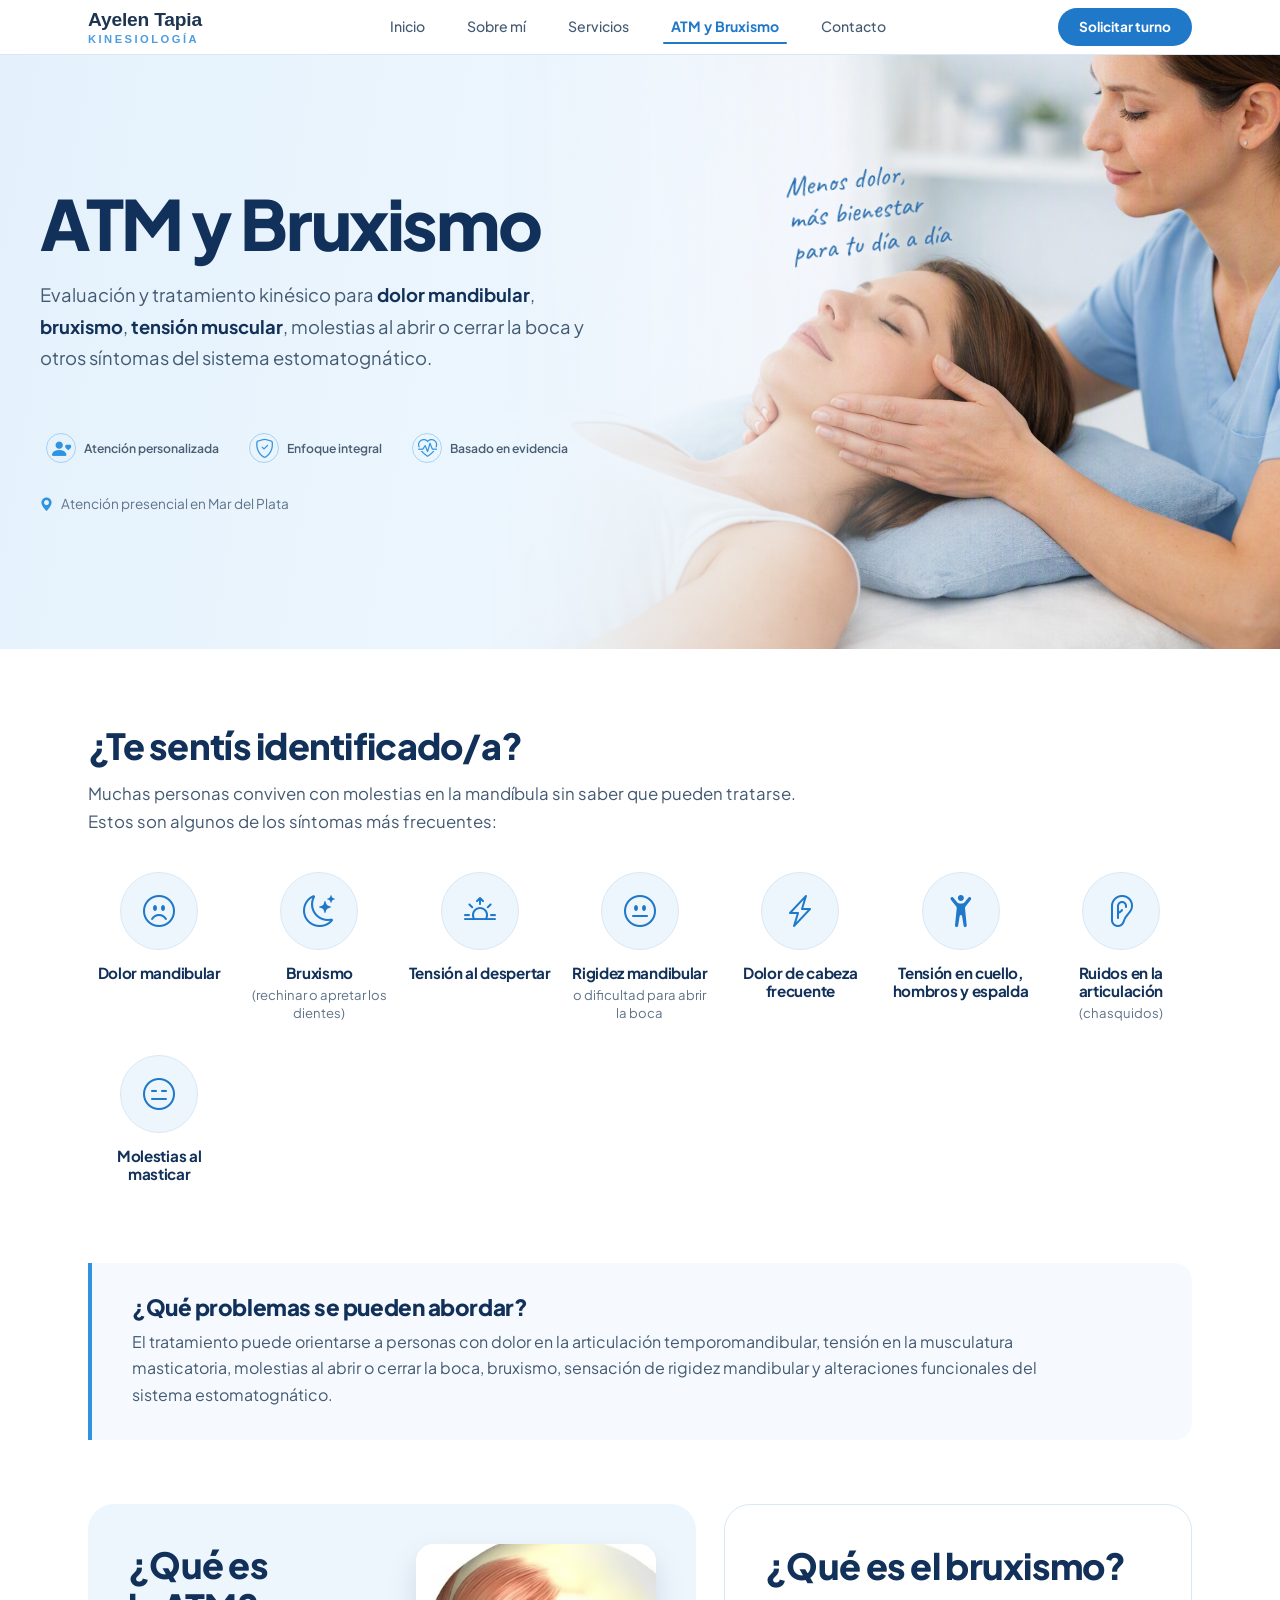
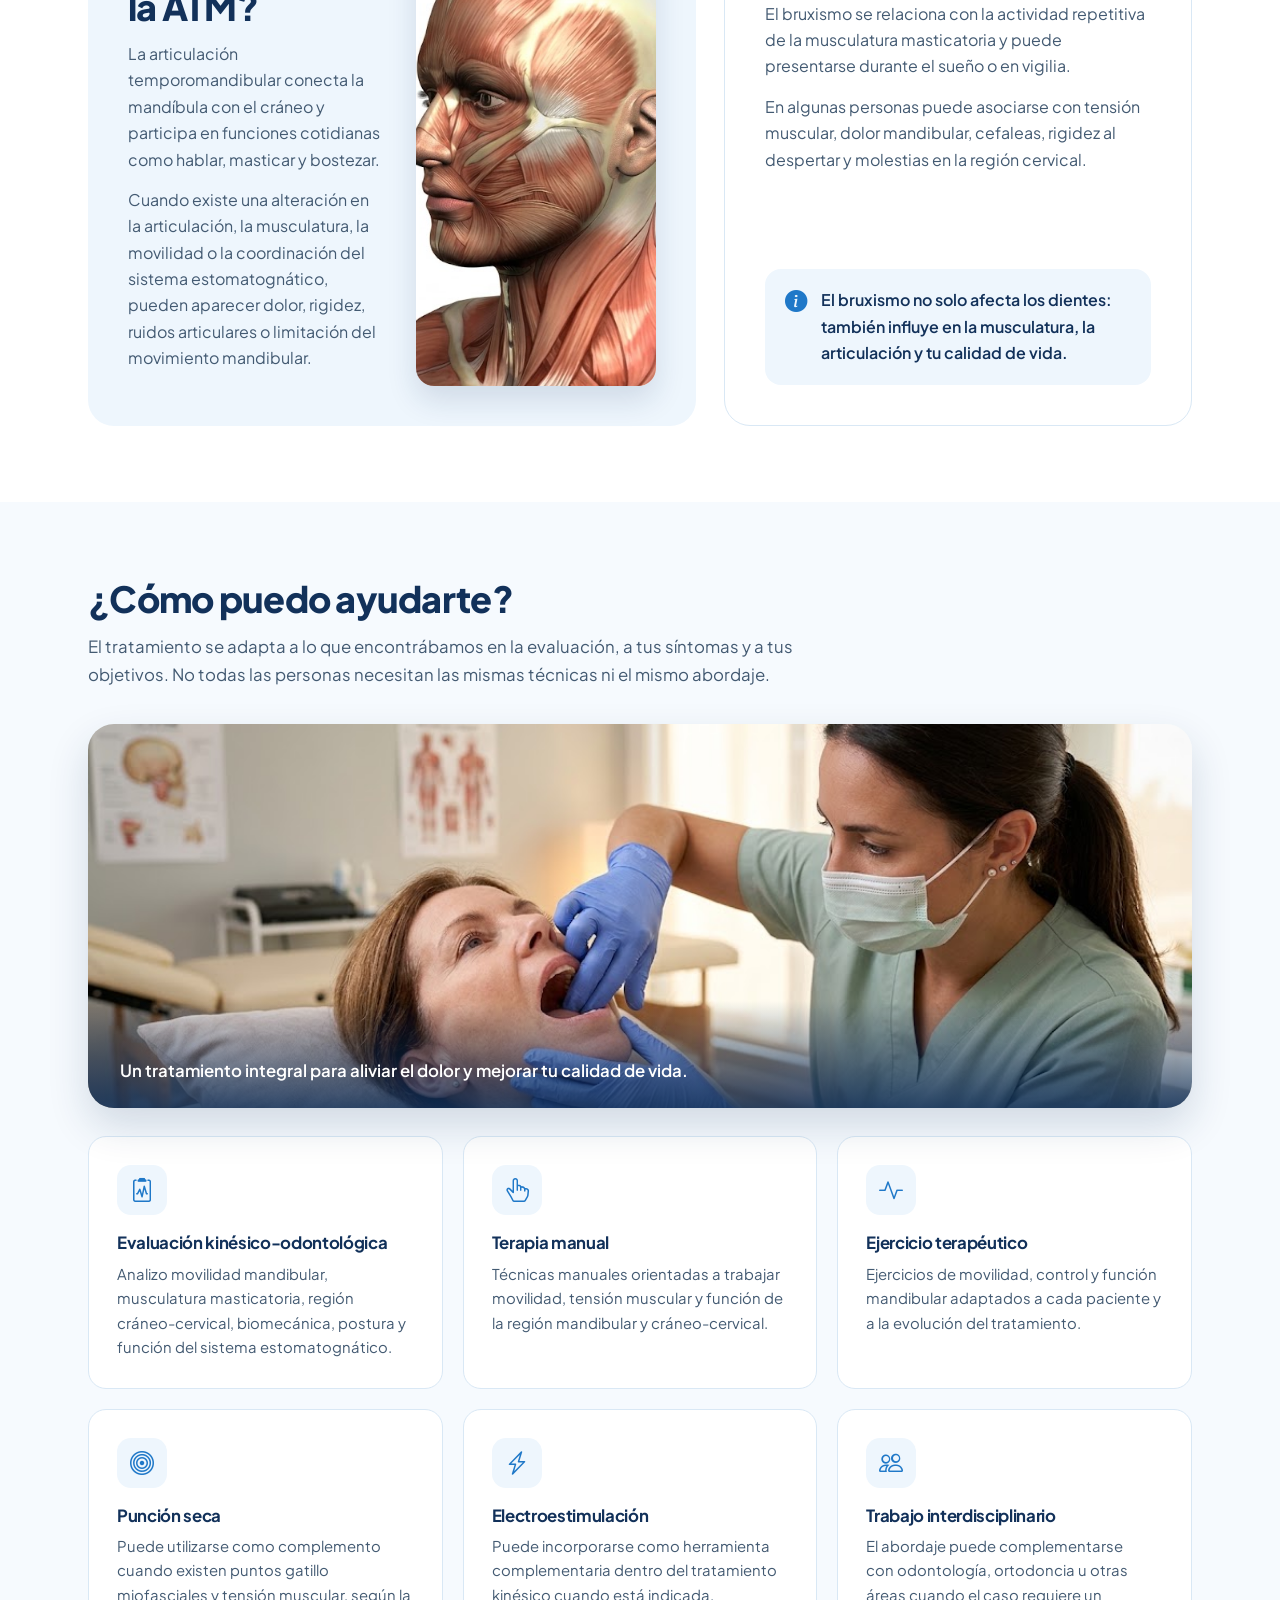
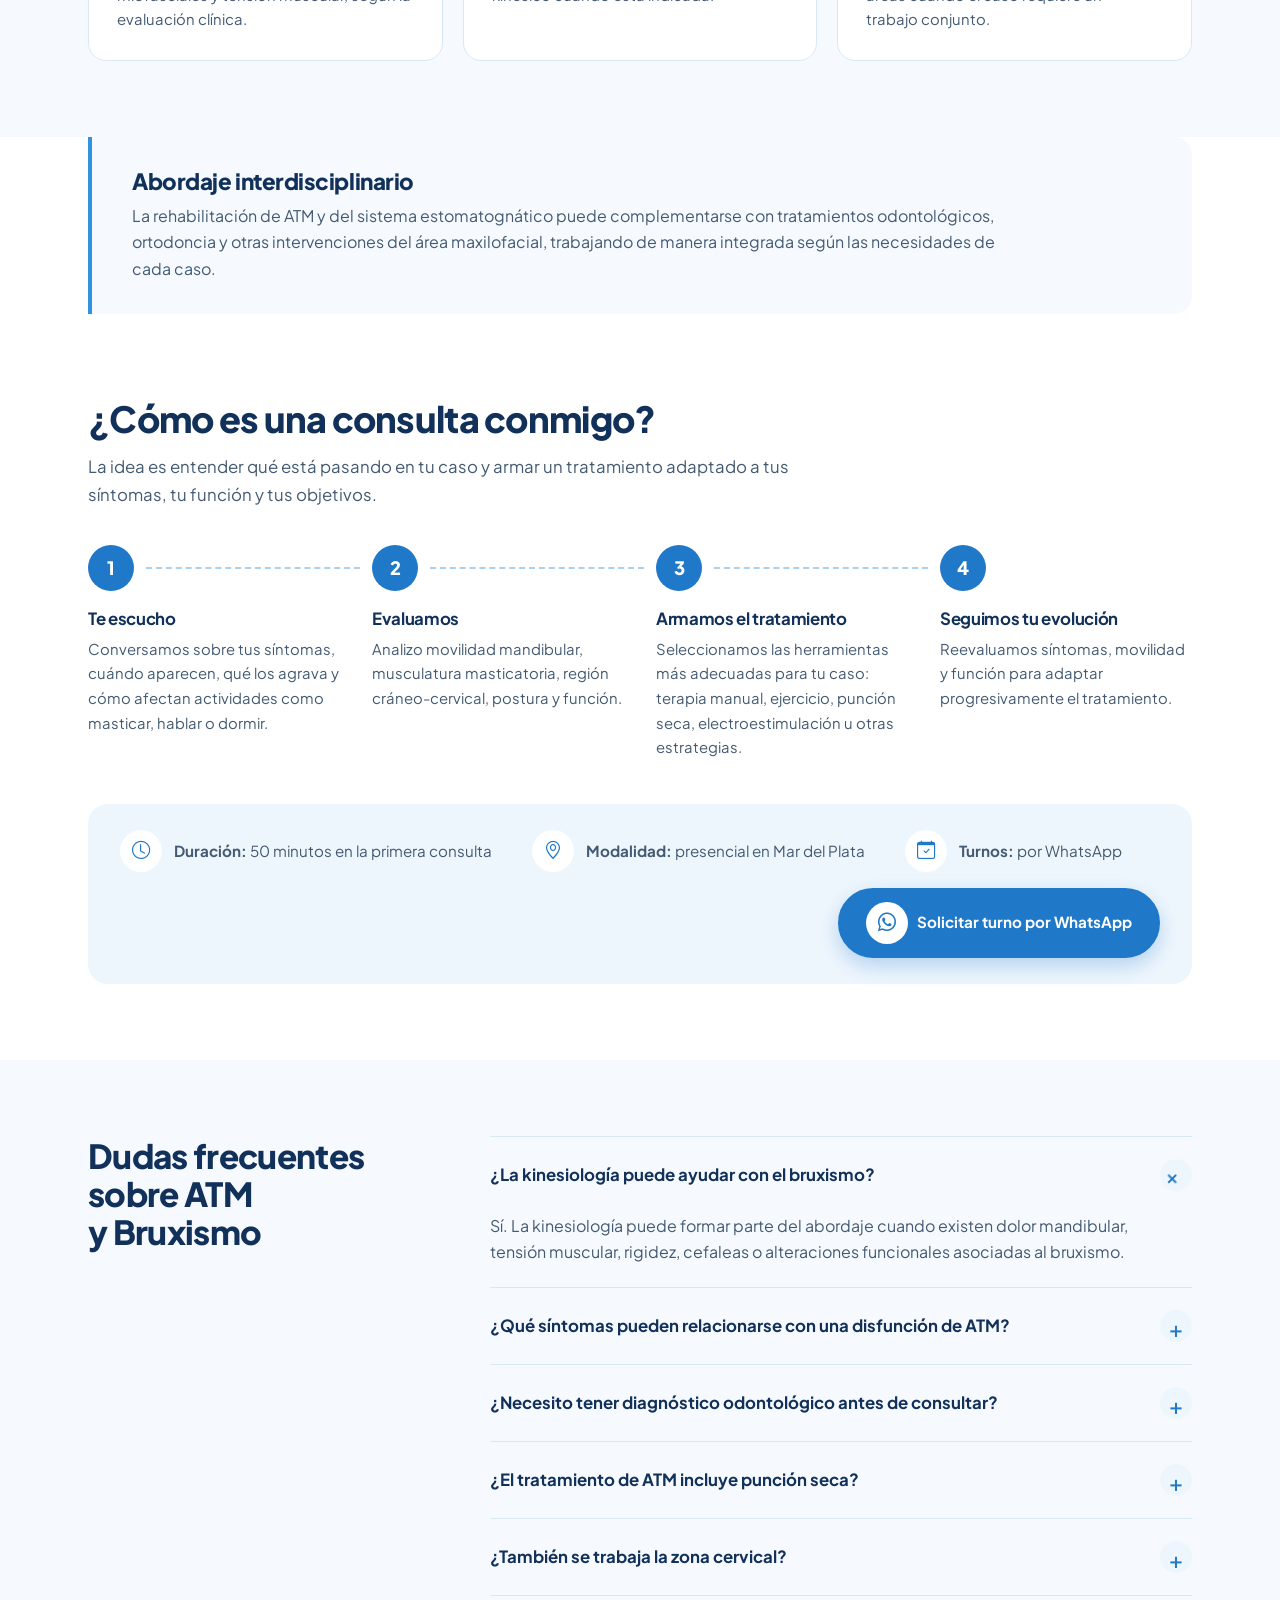
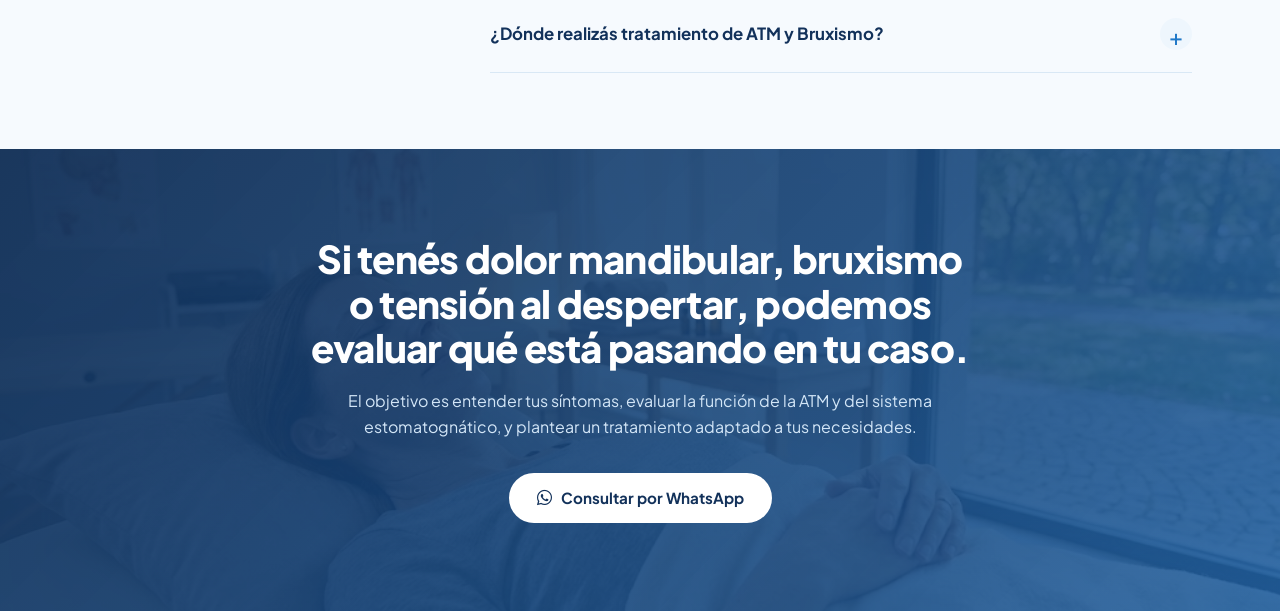
<file: atm-bruxismo/index.html>
<!doctype html>
<html lang="es">
  <head>
    <meta charset="UTF-8" />

    <meta name="viewport" content="width=device-width, initial-scale=1.0" />

    <title>ATM y Bruxismo en Mar del Plata | Kinesiología | Ayelen Tapia</title>

    <meta
      name="description"
      content="Kinesiología para ATM y bruxismo en Mar del Plata. Evaluación de dolor mandibular, tensión, limitación de movimiento y región cráneo-cervical con tratamiento personalizado."
    />

    <link rel="canonical" href="https://ayelentapia.com.ar/atm-bruxismo/" />

    <script type="application/ld+json">
      {
        "@context": "https://schema.org",
        "@type": "Service",
        "name": "Tratamiento kinésico de ATM y Bruxismo",
        "serviceType": "Kinesiología de ATM y Bruxismo",
        "description": "Evaluación y tratamiento kinésico de ATM, bruxismo y alteraciones funcionales del sistema estomatognático en Mar del Plata.",
        "url": "https://ayelentapia.com.ar/atm-bruxismo/",
        "areaServed": {
          "@type": "City",
          "name": "Mar del Plata"
        },
        "provider": {
          "@type": "Person",
          "name": "Ayelen Tapia",
          "jobTitle": "Licenciada en Kinesiología y Fisioterapia",
          "url": "https://ayelentapia.com.ar/",
          "sameAs": [
            "https://www.instagram.com/aye.kinesio/",
            "https://www.facebook.com/aye.kinesio",
            "https://www.tiktok.com/@ayelen.369",
            "https://youtube.com/@ayelentapia-369"
          ]
        }
      }
    </script>
    <link
      rel="stylesheet"
      href="https://cdn.jsdelivr.net/npm/bootstrap-icons@1.11.3/font/bootstrap-icons.min.css"
    />
    <link
      href="https://cdn.jsdelivr.net/npm/bootstrap@5.3.3/dist/css/bootstrap.min.css"
      rel="stylesheet"
    />

    <link rel="preconnect" href="https://fonts.googleapis.com" />
    <link rel="preconnect" href="https://fonts.gstatic.com" crossorigin />
    <link
      href="https://fonts.googleapis.com/css2?family=Caveat:wght@500&family=Plus+Jakarta+Sans:wght@400;500;600;700;800&display=swap"
      rel="stylesheet"
    />
    <meta name="theme-color" content="#1f78c8" />
    <meta property="og:type" content="website" />
    <meta
      property="og:title"
      content="ATM y Bruxismo en Mar del Plata | Lic. Ayelen Tapia"
    />
    <meta
      property="og:description"
      content="Kinesiología para dolor mandibular, bruxismo y tensión muscular en Mar del Plata."
    />
    <meta
      property="og:url"
      content="https://ayelentapia.com.ar/atm-bruxismo/"
    />
    <link rel="stylesheet" href="atm.css" />
  </head>

  <body>
    <header class="atm-header">
      <nav class="navbar navbar-expand-lg">
        <div class="container">
          <a class="navbar-brand atm-brand" href="https://ayelentapia.com.ar/">
            <span class="atm-brand-nombre">Ayelen Tapia</span>
            <span class="atm-brand-sub">Kinesiología</span>
          </a>

          <button
            class="navbar-toggler"
            type="button"
            data-bs-toggle="collapse"
            data-bs-target="#navbarATM"
            aria-controls="navbarATM"
            aria-expanded="false"
            aria-label="Abrir navegación"
          >
            <span class="navbar-toggler-icon"></span>
          </button>

          <div class="collapse navbar-collapse" id="navbarATM">
            <ul class="navbar-nav mx-auto mb-2 mb-lg-0">
              <li class="nav-item">
                <a class="nav-link" href="https://ayelentapia.com.ar/">
                  Inicio
                </a>
              </li>

              <li class="nav-item">
                <a
                  class="nav-link"
                  href="https://ayelentapia.com.ar/#quien-soy"
                >
                  Sobre mí
                </a>
              </li>

              <li class="nav-item">
                <a
                  class="nav-link"
                  href="https://ayelentapia.com.ar/#mis-servicios"
                >
                  Servicios
                </a>
              </li>

              <li class="nav-item">
                <a class="nav-link active" href="#inicio-atm">
                  ATM y Bruxismo
                </a>
              </li>

              <li class="nav-item">
                <a class="nav-link" href="https://ayelentapia.com.ar/#contacto">
                  Contacto
                </a>
              </li>
            </ul>

            <a
              href="https://wa.me/5492236104420?text=Hola%20Ayelen,%20quisiera%20consultar%20por%20ATM%20y%20bruxismo."
              target="_blank"
              rel="noopener noreferrer"
              class="btn atm-nav-btn"
            >
              Solicitar turno
            </a>
          </div>
        </div>
      </nav>
    </header>

    <main>
      <section class="atm-hero" id="inicio-atm">
        <div class="container">
          <div class="row align-items-center g-0 atm-hero-row">
            <div class="col-md-6">
              <div class="atm-hero-content">
                <h1>ATM y Bruxismo</h1>

                <p class="atm-hero-copy">
                  Evaluación y tratamiento kinésico para
                  <strong>dolor mandibular</strong>, <strong>bruxismo</strong>,
                  <strong>tensión muscular</strong>, molestias al abrir o cerrar
                  la boca y otros síntomas del sistema estomatognático.
                </p>

                <div class="atm-benefits">
                  <div class="atm-benefit">
                    <span
                      ><i class="bi bi-person-heart" aria-hidden="true"></i
                    ></span>
                    <p>Atención personalizada</p>
                  </div>

                  <div class="atm-benefit">
                    <span
                      ><i class="bi bi-shield-check" aria-hidden="true"></i
                    ></span>
                    <p>Enfoque integral</p>
                  </div>

                  <div class="atm-benefit">
                    <span
                      ><i class="bi bi-heart-pulse" aria-hidden="true"></i
                    ></span>
                    <p>Basado en evidencia</p>
                  </div>
                </div>

                <p class="atm-ubicacion">
                  <i class="bi bi-geo-alt-fill" aria-hidden="true"></i> Atención
                  presencial en Mar del Plata
                </p>
              </div>
            </div>

            <div class="col-md-6">
              <div class="atm-hero-image">
                <img
                  fetchpriority="high"
                  src="media/atm-bruxismo-hero.jpg"
                  alt="Tratamiento kinésico de ATM y bruxismo en Mar del Plata"
                />
                <p class="atm-hero-script">
                  Menos dolor,<br />más bienestar<br />para tu día a día
                </p>
              </div>
            </div>
          </div>
        </div>
      </section>

      <section class="sintomas-atm">
        <div class="container">
          <h2>¿Te sentís identificado/a?</h2>
          <p class="seccion-intro">
            Muchas personas conviven con molestias en la mandíbula sin saber que
            pueden tratarse. Estos son algunos de los síntomas más frecuentes:
          </p>

          <div class="sintomas-atm-grid">
            <article class="sintoma-atm-card">
              <div class="sintoma-icono">
                <i class="bi bi-emoji-frown"></i>
              </div>
              <h3>Dolor mandibular</h3>
            </article>

            <article class="sintoma-atm-card">
              <div class="sintoma-icono">
                <i class="bi bi-moon-stars"></i>
              </div>
              <h3>Bruxismo</h3>
              <p>(rechinar o apretar los dientes)</p>
            </article>

            <article class="sintoma-atm-card">
              <div class="sintoma-icono">
                <i class="bi bi-sunrise"></i>
              </div>
              <h3>Tensión al despertar</h3>
            </article>

            <article class="sintoma-atm-card">
              <div class="sintoma-icono">
                <i class="bi bi-emoji-neutral"></i>
              </div>
              <h3>Rigidez mandibular</h3>
              <p>o dificultad para abrir la boca</p>
            </article>

            <article class="sintoma-atm-card">
              <div class="sintoma-icono">
                <i class="bi bi-lightning-charge"></i>
              </div>
              <h3>Dolor de cabeza frecuente</h3>
            </article>

            <article class="sintoma-atm-card">
              <div class="sintoma-icono">
                <i class="bi bi-person-arms-up"></i>
              </div>
              <h3>Tensión en cuello, hombros y espalda</h3>
            </article>

            <article class="sintoma-atm-card">
              <div class="sintoma-icono">
                <i class="bi bi-ear"></i>
              </div>
              <h3>Ruidos en la articulación</h3>
              <p>(chasquidos)</p>
            </article>

            <article class="sintoma-atm-card">
              <div class="sintoma-icono">
                <i class="bi bi-emoji-expressionless"></i>
              </div>
              <h3>Molestias al masticar</h3>
            </article>
          </div>
        </div>
      </section>

      <section>
        <h2>¿Qué problemas se pueden abordar?</h2>

        <p>
          El tratamiento puede orientarse a personas con dolor en la
          articulación temporomandibular, tensión en la musculatura
          masticatoria, molestias al abrir o cerrar la boca, bruxismo, sensación
          de rigidez mandibular y alteraciones funcionales del sistema
          estomatognático.
        </p>
      </section>

      <section class="explicacion-atm">
        <div class="container">
          <div class="explicacion-atm-grid">
            <div class="explicacion-atm-texto">
              <h2>¿Qué es la ATM?</h2>

              <p>
                La articulación temporomandibular conecta la mandíbula con el
                cráneo y participa en funciones cotidianas como hablar, masticar
                y bostezar.
              </p>

              <p>
                Cuando existe una alteración en la articulación, la musculatura,
                la movilidad o la coordinación del sistema estomatognático,
                pueden aparecer dolor, rigidez, ruidos articulares o limitación
                del movimiento mandibular.
              </p>
              <figure class="atm-figura">
                <img
                  src="media/atm-anatomia.jpg"
                  alt="Diagrama de la articulación temporomandibular y los músculos de la masticación"
                  loading="lazy"
                  onerror="this.parentElement.remove()"
                />
              </figure>
            </div>

            <div class="explicacion-bruxismo">
              <h2>¿Qué es el bruxismo?</h2>

              <p>
                El bruxismo se relaciona con la actividad repetitiva de la
                musculatura masticatoria y puede presentarse durante el sueño o
                en vigilia.
              </p>

              <p>
                En algunas personas puede asociarse con tensión muscular, dolor
                mandibular, cefaleas, rigidez al despertar y molestias en la
                región cervical.
              </p>
              <div class="atm-nota">
                <i class="bi bi-info-circle-fill" aria-hidden="true"></i>
                <p>
                  El bruxismo no solo afecta los dientes: también influye en la
                  musculatura, la articulación y tu calidad de vida.
                </p>
              </div>
            </div>
          </div>
        </div>
      </section>

      <section class="abordaje-atm">
        <div class="container">
          <h2>¿Cómo puedo ayudarte?</h2>

          <p class="seccion-intro">
            El tratamiento se adapta a lo que encontrábamos en la evaluación, a
            tus síntomas y a tus objetivos. No todas las personas necesitan las
            mismas técnicas ni el mismo abordaje.
          </p>

          <figure class="atm-banner">
            <img
              src="media/atm-tratamiento.jpg"
              alt="Terapia manual en la zona mandibular durante una sesión de kinesiología"
              loading="lazy"
              onerror="this.parentElement.remove()"
            />
            <figcaption>
              Un tratamiento integral para aliviar el dolor y mejorar tu calidad
              de vida.
            </figcaption>
          </figure>

          <div class="abordaje-atm-grid">
            <article class="abordaje-atm-card">
              <i class="bi bi-clipboard2-pulse" aria-hidden="true"></i>
              <h3>Evaluación kinésico-odontológica</h3>

              <p>
                Analizo movilidad mandibular, musculatura masticatoria, región
                cráneo-cervical, biomecánica, postura y función del sistema
                estomatognático.
              </p>
            </article>

            <article class="abordaje-atm-card">
              <i class="bi bi-hand-index-thumb" aria-hidden="true"></i>
              <h3>Terapia manual</h3>

              <p>
                Técnicas manuales orientadas a trabajar movilidad, tensión
                muscular y función de la región mandibular y cráneo-cervical.
              </p>
            </article>

            <article class="abordaje-atm-card">
              <i class="bi bi-activity" aria-hidden="true"></i>
              <h3>Ejercicio terapéutico</h3>

              <p>
                Ejercicios de movilidad, control y función mandibular adaptados
                a cada paciente y a la evolución del tratamiento.
              </p>
            </article>

            <article class="abordaje-atm-card">
              <i class="bi bi-bullseye" aria-hidden="true"></i>
              <h3>Punción seca</h3>

              <p>
                Puede utilizarse como complemento cuando existen puntos gatillo
                miofasciales y tensión muscular, según la evaluación clínica.
              </p>
            </article>

            <article class="abordaje-atm-card">
              <i class="bi bi-lightning-charge" aria-hidden="true"></i>
              <h3>Electroestimulación</h3>

              <p>
                Puede incorporarse como herramienta complementaria dentro del
                tratamiento kinésico cuando está indicada.
              </p>
            </article>

            <article class="abordaje-atm-card">
              <i class="bi bi-people" aria-hidden="true"></i>
              <h3>Trabajo interdisciplinario</h3>

              <p>
                El abordaje puede complementarse con odontología, ortodoncia u
                otras áreas cuando el caso requiere un trabajo conjunto.
              </p>
            </article>
          </div>
        </div>
      </section>

      <section>
        <h2>Abordaje interdisciplinario</h2>

        <p>
          La rehabilitación de ATM y del sistema estomatognático puede
          complementarse con tratamientos odontológicos, ortodoncia y otras
          intervenciones del área maxilofacial, trabajando de manera integrada
          según las necesidades de cada caso.
        </p>
      </section>

      <section class="proceso-atm">
        <div class="container">
          <h2>¿Cómo es una consulta conmigo?</h2>

          <p class="seccion-intro">
            La idea es entender qué está pasando en tu caso y armar un
            tratamiento adaptado a tus síntomas, tu función y tus objetivos.
          </p>

          <div class="proceso-atm-grid">
            <article class="proceso-atm-item">
              <span class="proceso-numero">1</span>

              <h3>Te escucho</h3>

              <p>
                Conversamos sobre tus síntomas, cuándo aparecen, qué los agrava
                y cómo afectan actividades como masticar, hablar o dormir.
              </p>
            </article>

            <article class="proceso-atm-item">
              <span class="proceso-numero">2</span>

              <h3>Evaluamos</h3>

              <p>
                Analizo movilidad mandibular, musculatura masticatoria, región
                cráneo-cervical, postura y función.
              </p>
            </article>

            <article class="proceso-atm-item">
              <span class="proceso-numero">3</span>

              <h3>Armamos el tratamiento</h3>

              <p>
                Seleccionamos las herramientas más adecuadas para tu caso:
                terapia manual, ejercicio, punción seca, electroestimulación u
                otras estrategias.
              </p>
            </article>

            <article class="proceso-atm-item">
              <span class="proceso-numero">4</span>

              <h3>Seguimos tu evolución</h3>

              <p>
                Reevaluamos síntomas, movilidad y función para adaptar
                progresivamente el tratamiento.
              </p>
            </article>
          </div>
          <aside class="proceso-info">
            <p>
              <i class="bi bi-clock" aria-hidden="true"></i
              ><span
                ><strong>Duración:</strong> 50 minutos en la primera
                consulta</span
              >
            </p>
            <p>
              <i class="bi bi-geo-alt" aria-hidden="true"></i
              ><span
                ><strong>Modalidad:</strong> presencial en Mar del Plata</span
              >
            </p>
            <p>
              <i class="bi bi-calendar-check" aria-hidden="true"></i
              ><span><strong>Turnos:</strong> por WhatsApp</span>
            </p>
            <a
              href="https://wa.me/5492236104420?text=Hola%20Ayelen,%20quisiera%20consultar%20por%20ATM%20y%20bruxismo."
              target="_blank"
              rel="noopener noreferrer"
              class="btn atm-btn-primary"
              ><i class="bi bi-whatsapp" aria-hidden="true"></i> Solicitar turno
              por WhatsApp</a
            >
          </aside>
        </div>
      </section>

      <section class="faq-atm">
        <div class="container">
          <h2>Dudas frecuentes sobre ATM y Bruxismo</h2>

          <details class="faq-atm-item" open>
            <summary>¿La kinesiología puede ayudar con el bruxismo?</summary>
            <p>
              Sí. La kinesiología puede formar parte del abordaje cuando existen
              dolor mandibular, tensión muscular, rigidez, cefaleas o
              alteraciones funcionales asociadas al bruxismo.
            </p>
          </details>

          <details class="faq-atm-item">
            <summary>
              ¿Qué síntomas pueden relacionarse con una disfunción de ATM?
            </summary>
            <p>
              Dolor mandibular, molestias al masticar, chasquidos, limitación
              para abrir la boca, tensión facial, cefaleas y molestias en la
              región cráneo-cervical pueden aparecer en algunos pacientes.
            </p>
          </details>

          <details class="faq-atm-item">
            <summary>
              ¿Necesito tener diagnóstico odontológico antes de consultar?
            </summary>
            <p>
              No necesariamente. La evaluación kinésica permite analizar
              movilidad, musculatura y función. Si el caso requiere valoración
              odontológica u otro abordaje, puede indicarse trabajo
              interdisciplinario.
            </p>
          </details>

          <details class="faq-atm-item">
            <summary>¿El tratamiento de ATM incluye punción seca?</summary>
            <p>
              Puede utilizarse como complemento cuando la evaluación muestra
              tensión muscular o puntos gatillo miofasciales y existe indicación
              para aplicar la técnica.
            </p>
          </details>

          <details class="faq-atm-item">
            <summary>¿También se trabaja la zona cervical?</summary>
            <p>
              Sí. La región cráneo-cervical puede evaluarse cuando está
              relacionada con los síntomas y la función mandibular, integrándola
              al tratamiento según las necesidades del paciente.
            </p>
          </details>

          <details class="faq-atm-item">
            <summary>¿Dónde realizás tratamiento de ATM y Bruxismo?</summary>
            <p>
              Atiendo pacientes en Mar del Plata con un abordaje kinésico
              personalizado de ATM, bruxismo y sistema estomatognático.
            </p>
          </details>
        </div>
      </section>

      <section class="cta-atm">
        <div class="container">
          <h2>
            Si tenés dolor mandibular, bruxismo o tensión al despertar, podemos
            evaluar qué está pasando en tu caso.
          </h2>

          <p>
            El objetivo es entender tus síntomas, evaluar la función de la ATM y
            del sistema estomatognático, y plantear un tratamiento adaptado a
            tus necesidades.
          </p>

          <a
            href="https://wa.me/5492236104420?text=Hola%20Ayelen,%20quisiera%20consultar%20por%20ATM%20y%20bruxismo."
            target="_blank"
            rel="noopener noreferrer"
            class="btn atm-btn-primary"
          >
            <i class="bi bi-whatsapp" aria-hidden="true"></i> Consultar por
            WhatsApp
          </a>
        </div>
      </section>
    </main>
    <a
      id="wa-flotante"
      class="wa-flotante"
      href="https://wa.me/5492236104420?text=Hola%20Ayelen,%20quisiera%20consultar%20por%20ATM%20y%20bruxismo."
      target="_blank"
      rel="noopener noreferrer"
      aria-label="Solicitar turno por WhatsApp"
    >
      <i class="bi bi-whatsapp" aria-hidden="true"></i>
      <span>Solicitar turno</span>
    </a>
    <script src="https://cdn.jsdelivr.net/npm/bootstrap@5.3.3/dist/js/bootstrap.bundle.min.js"></script>
    <script src="atm.js"></script>
  </body>
</html>
</file>
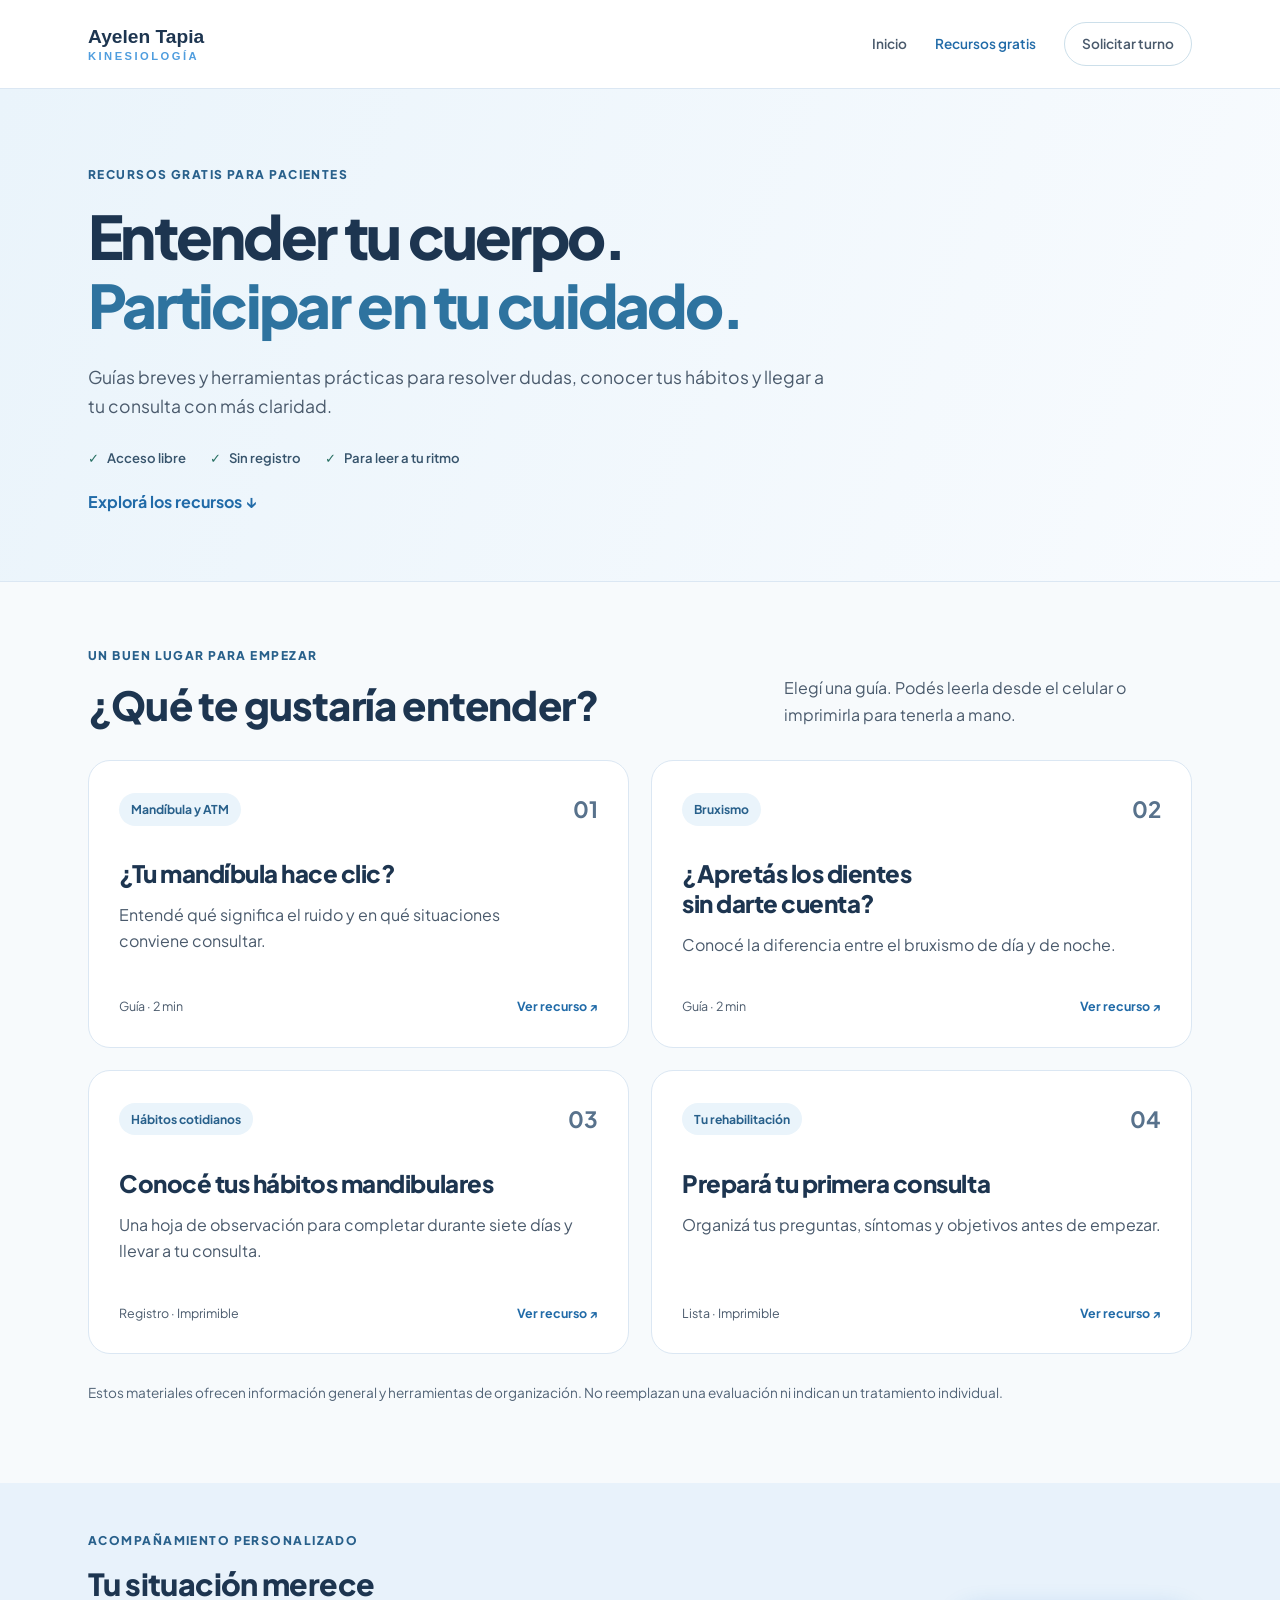
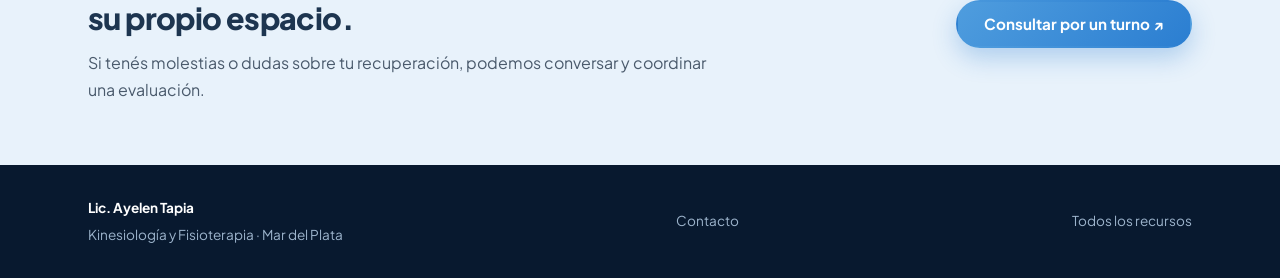
<file: recursos/index.html>
<!doctype html>
<html lang="es"><head><meta charset="utf-8"><meta name="viewport" content="width=device-width, initial-scale=1"><title>Recursos gratis para pacientes | Lic. Ayelen Tapia</title><meta name="description" content="Guías gratuitas sobre mandíbula, bruxismo y preparación para tu consulta. Leé e imprimí los recursos de Lic. Ayelen Tapia."><meta name="theme-color" content="#0c2442"><link rel="canonical" href="https://ayelentapia.com.ar/recursos/"><meta property="og:title" content="Recursos gratis para pacientes | Ayelen Tapia"><meta property="og:description" content="Guías gratuitas sobre mandíbula, bruxismo y preparación para tu consulta. Leé e imprimí los recursos de Lic. Ayelen Tapia."><meta property="og:type" content="website"><meta property="og:url" content="https://ayelentapia.com.ar/recursos/"><link rel="stylesheet" href="../index.css"><link rel="stylesheet" href="recursos.css"><link rel="preconnect" href="https://fonts.googleapis.com"><link rel="preconnect" href="https://fonts.gstatic.com" crossorigin><link href="https://fonts.googleapis.com/css2?family=Plus+Jakarta+Sans:wght@400;500;600;700;800&display=swap" rel="stylesheet"></head>
<body class="rec-page"><a class="rec-skip" href="#contenido">Saltar al contenido</a><header class="rec-header"><div class="container"><a class="marca-header" href="../"><span class="marca-nombre">Ayelen Tapia</span><span class="marca-profesion">Kinesiología</span></a><nav aria-label="Navegación principal"><a href="../">Inicio</a><a href="./" aria-current="page">Recursos gratis</a><a class="rec-turno" href="https://wa.me/5492236104420?text=Hola%20Ayelen,%20quisiera%20consultar%20por%20una%20evaluaci%C3%B3n." target="_blank" rel="noopener noreferrer">Solicitar turno</a></nav></div></header>
<main id="contenido"><section class="rec-hero"><div class="container"><p class="rec-eyebrow">RECURSOS GRATIS PARA PACIENTES</p><h1>Entender tu cuerpo.<br><span>Participar en tu cuidado.</span></h1><p class="rec-lead">Guías breves y herramientas prácticas para resolver dudas, conocer tus hábitos y llegar a tu consulta con más claridad.</p><div class="rec-benefits"><span>Acceso libre</span><span>Sin registro</span><span>Para leer a tu ritmo</span></div><a class="rec-text-link" href="#explorar">Explorá los recursos ↓</a></div></section>
<section class="rec-catalog" id="explorar"><div class="container"><div class="rec-section-heading"><div><p class="rec-eyebrow">UN BUEN LUGAR PARA EMPEZAR</p><h2>¿Qué te gustaría entender?</h2></div><p>Elegí una guía. Podés leerla desde el celular o imprimirla para tenerla a mano.</p></div><div class="rec-grid"><a class="rec-card" href="./mandibula-clic.html"><div class="rec-card-top"><span>Mandíbula y ATM</span><span aria-hidden="true">01</span></div><h3>¿Tu mandíbula hace clic?</h3><p>Entendé qué significa el ruido y en qué situaciones conviene consultar.</p><div class="rec-card-bottom"><span>Guía · 2 min</span><strong>Ver recurso <span aria-hidden="true">↗</span></strong></div></a><a class="rec-card" href="./bruxismo.html"><div class="rec-card-top"><span>Bruxismo</span><span aria-hidden="true">02</span></div><h3>¿Apretás los dientes sin darte cuenta?</h3><p>Conocé la diferencia entre el bruxismo de día y de noche.</p><div class="rec-card-bottom"><span>Guía · 2 min</span><strong>Ver recurso <span aria-hidden="true">↗</span></strong></div></a><a class="rec-card" href="./registro-mandibular.html"><div class="rec-card-top"><span>Hábitos cotidianos</span><span aria-hidden="true">03</span></div><h3>Conocé tus hábitos mandibulares</h3><p>Una hoja de observación para completar durante siete días y llevar a tu consulta.</p><div class="rec-card-bottom"><span>Registro · Imprimible</span><strong>Ver recurso <span aria-hidden="true">↗</span></strong></div></a><a class="rec-card" href="./primera-consulta.html"><div class="rec-card-top"><span>Tu rehabilitación</span><span aria-hidden="true">04</span></div><h3>Prepará tu primera consulta</h3><p>Organizá tus preguntas, síntomas y objetivos antes de empezar.</p><div class="rec-card-bottom"><span>Lista · Imprimible</span><strong>Ver recurso <span aria-hidden="true">↗</span></strong></div></a></div><p class="rec-note">Estos materiales ofrecen información general y herramientas de organización. No reemplazan una evaluación ni indican un tratamiento individual.</p></div></section><section class="rec-cta"><div class="container"><div><p class="rec-eyebrow">ACOMPAÑAMIENTO PERSONALIZADO</p><h2>Tu situación merece su propio espacio.</h2><p>Si tenés molestias o dudas sobre tu recuperación, podemos conversar y coordinar una evaluación.</p></div><a class="boton-principal" href="https://wa.me/5492236104420?text=Hola%20Ayelen,%20quisiera%20consultar%20por%20una%20evaluaci%C3%B3n." target="_blank" rel="noopener noreferrer">Consultar por un turno ↗</a></div></section></main><footer class="rec-footer"><div class="container"><div><strong>Lic. Ayelen Tapia</strong><p>Kinesiología y Fisioterapia · Mar del Plata</p></div><a href="../#contacto">Contacto</a><a href="./">Todos los recursos</a></div></footer></body></html>
</file>
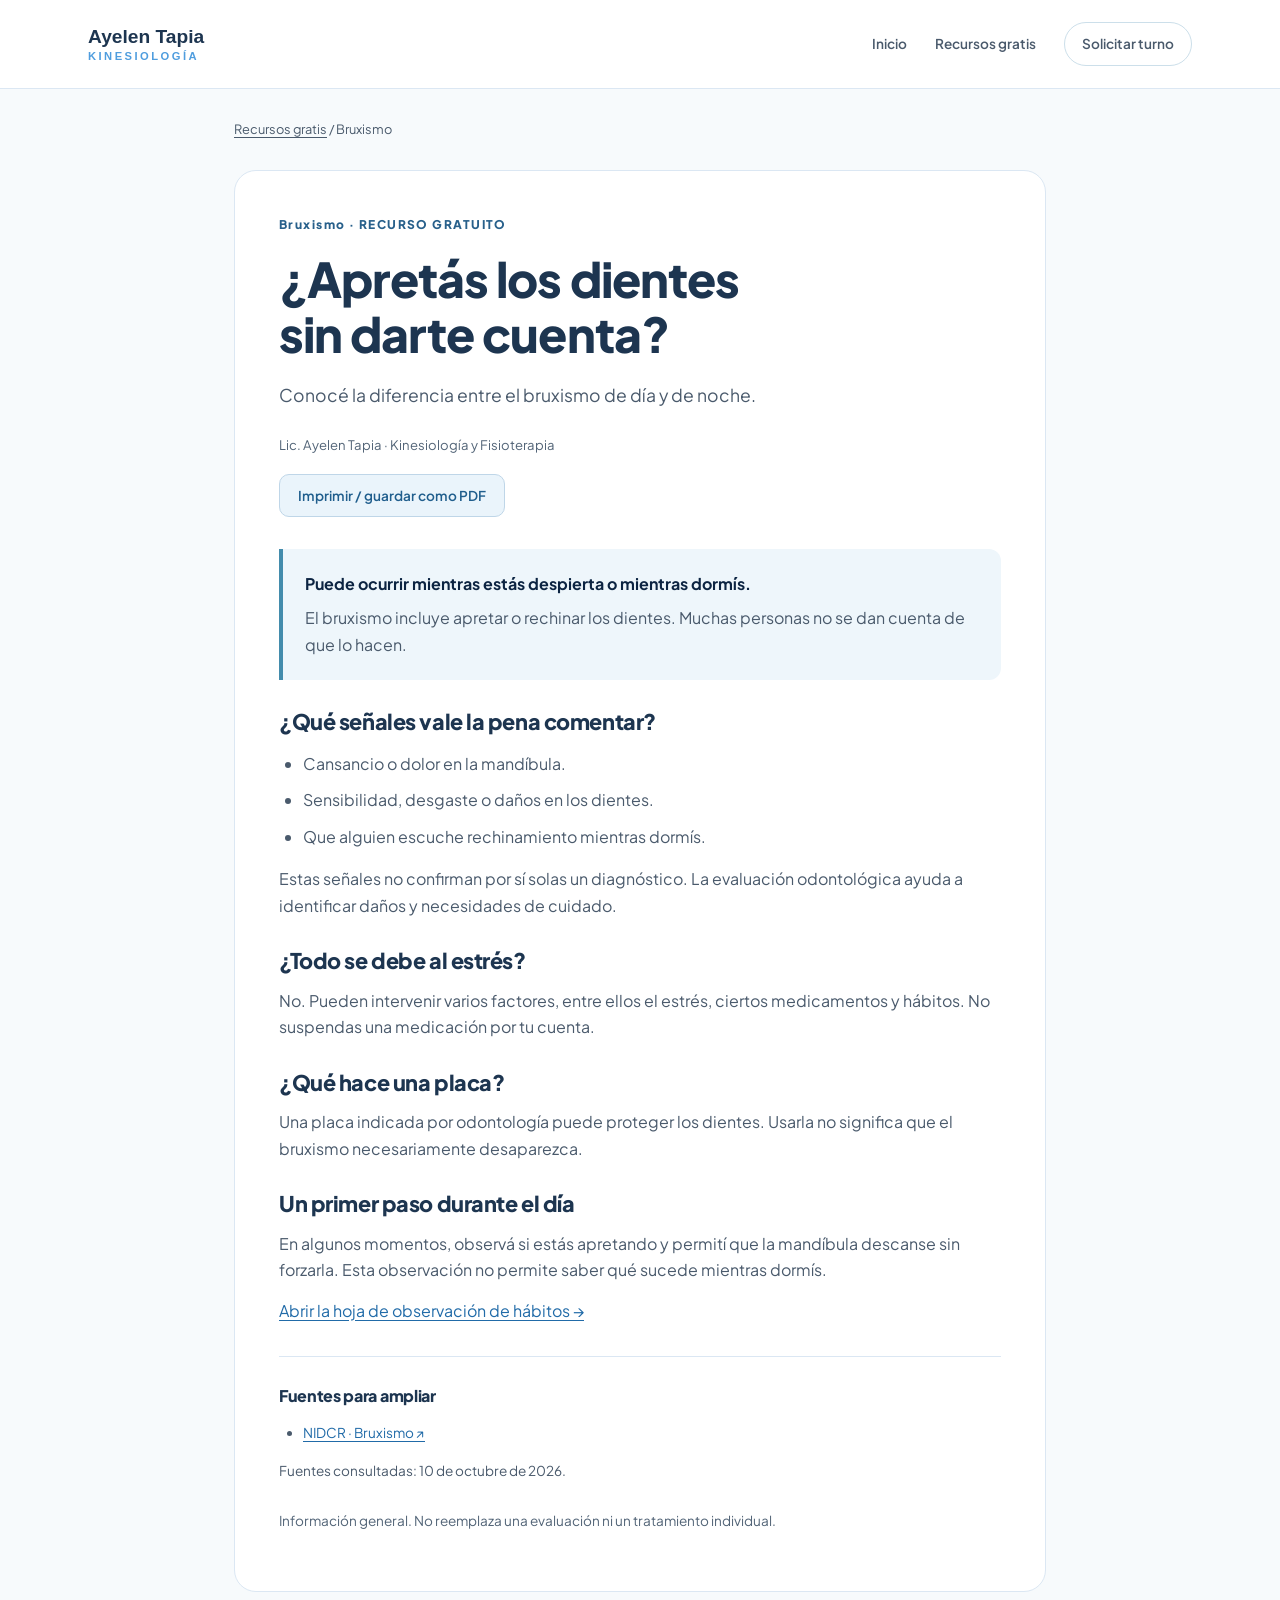
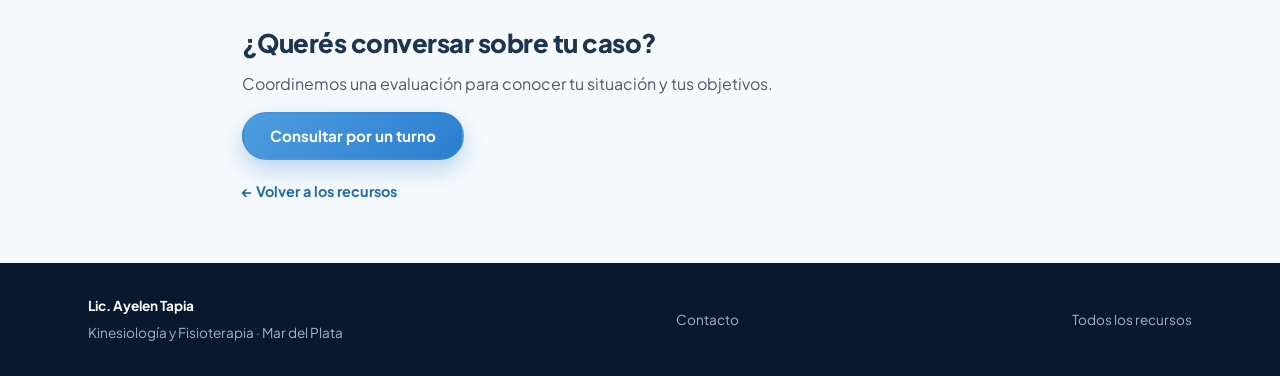
<file: recursos/bruxismo.html>
<!doctype html>
<html lang="es"><head><meta charset="utf-8"><meta name="viewport" content="width=device-width, initial-scale=1"><title>¿Apretás los dientes sin darte cuenta? | Lic. Ayelen Tapia</title><meta name="description" content="Conocé la diferencia entre el bruxismo de día y de noche."><meta name="theme-color" content="#0c2442"><link rel="canonical" href="https://ayelentapia.com.ar/recursos/bruxismo.html"><meta property="og:title" content="¿Apretás los dientes sin darte cuenta? | Ayelen Tapia"><meta property="og:description" content="Conocé la diferencia entre el bruxismo de día y de noche."><meta property="og:type" content="article"><meta property="og:url" content="https://ayelentapia.com.ar/recursos/bruxismo.html"><link rel="stylesheet" href="../index.css"><link rel="stylesheet" href="recursos.css"><link rel="preconnect" href="https://fonts.googleapis.com"><link rel="preconnect" href="https://fonts.gstatic.com" crossorigin><link href="https://fonts.googleapis.com/css2?family=Plus+Jakarta+Sans:wght@400;500;600;700;800&display=swap" rel="stylesheet"></head>
<body class="rec-page"><a class="rec-skip" href="#contenido">Saltar al contenido</a><header class="rec-header"><div class="container"><a class="marca-header" href="../"><span class="marca-nombre">Ayelen Tapia</span><span class="marca-profesion">Kinesiología</span></a><nav aria-label="Navegación principal"><a href="../">Inicio</a><a href="./" >Recursos gratis</a><a class="rec-turno" href="https://wa.me/5492236104420?text=Hola%20Ayelen,%20quisiera%20consultar%20por%20una%20evaluaci%C3%B3n." target="_blank" rel="noopener noreferrer">Solicitar turno</a></nav></div></header>
<main id="contenido"><div class="container rec-article-layout"><nav class="rec-breadcrumb" aria-label="Ruta de navegación"><a href="./">Recursos gratis</a><span aria-hidden="true"> / </span><span>Bruxismo</span></nav><article class="rec-article"><header><p class="rec-eyebrow">Bruxismo · RECURSO GRATUITO</p><h1>¿Apretás los dientes sin darte cuenta?</h1><p class="rec-lead">Conocé la diferencia entre el bruxismo de día y de noche.</p><p class="rec-byline">Lic. Ayelen Tapia · Kinesiología y Fisioterapia</p><button type="button" class="rec-print" hidden>Imprimir / guardar como PDF</button></header><div class="rec-prose"><div class="rec-takeaway"><strong>Puede ocurrir mientras estás despierta o mientras dormís.</strong><p>El bruxismo incluye apretar o rechinar los dientes. Muchas personas no se dan cuenta de que lo hacen.</p></div><h2>¿Qué señales vale la pena comentar?</h2><ul><li>Cansancio o dolor en la mandíbula.</li><li>Sensibilidad, desgaste o daños en los dientes.</li><li>Que alguien escuche rechinamiento mientras dormís.</li></ul><p>Estas señales no confirman por sí solas un diagnóstico. La evaluación odontológica ayuda a identificar daños y necesidades de cuidado.</p><h2>¿Todo se debe al estrés?</h2><p>No. Pueden intervenir varios factores, entre ellos el estrés, ciertos medicamentos y hábitos. No suspendas una medicación por tu cuenta.</p><h2>¿Qué hace una placa?</h2><p>Una placa indicada por odontología puede proteger los dientes. Usarla no significa que el bruxismo necesariamente desaparezca.</p><h2>Un primer paso durante el día</h2><p>En algunos momentos, observá si estás apretando y permití que la mandíbula descanse sin forzarla. Esta observación no permite saber qué sucede mientras dormís.</p><p><a href="registro-mandibular.html">Abrir la hoja de observación de hábitos →</a></p><aside class="rec-sources"><h2>Fuentes para ampliar</h2><ul><li><a href="https://www.nidcr.nih.gov/health-info/bruxism" target="_blank" rel="noopener noreferrer">NIDCR · Bruxismo ↗</a></li></ul><p>Fuentes consultadas: 10 de octubre de 2026.</p></aside></div><p class="rec-note">Información general. No reemplaza una evaluación ni un tratamiento individual.</p></article><aside class="rec-article-cta"><h2>¿Querés conversar sobre tu caso?</h2><p>Coordinemos una evaluación para conocer tu situación y tus objetivos.</p><a class="boton-principal" href="https://wa.me/5492236104420?text=Hola%20Ayelen,%20quisiera%20consultar%20por%20una%20evaluaci%C3%B3n." target="_blank" rel="noopener noreferrer">Consultar por un turno</a><a class="rec-text-link" href="./">← Volver a los recursos</a></aside></div></main><footer class="rec-footer"><div class="container"><div><strong>Lic. Ayelen Tapia</strong><p>Kinesiología y Fisioterapia · Mar del Plata</p></div><a href="../#contacto">Contacto</a><a href="./">Todos los recursos</a></div></footer><script src="recursos.js" defer></script></body></html>
</file>
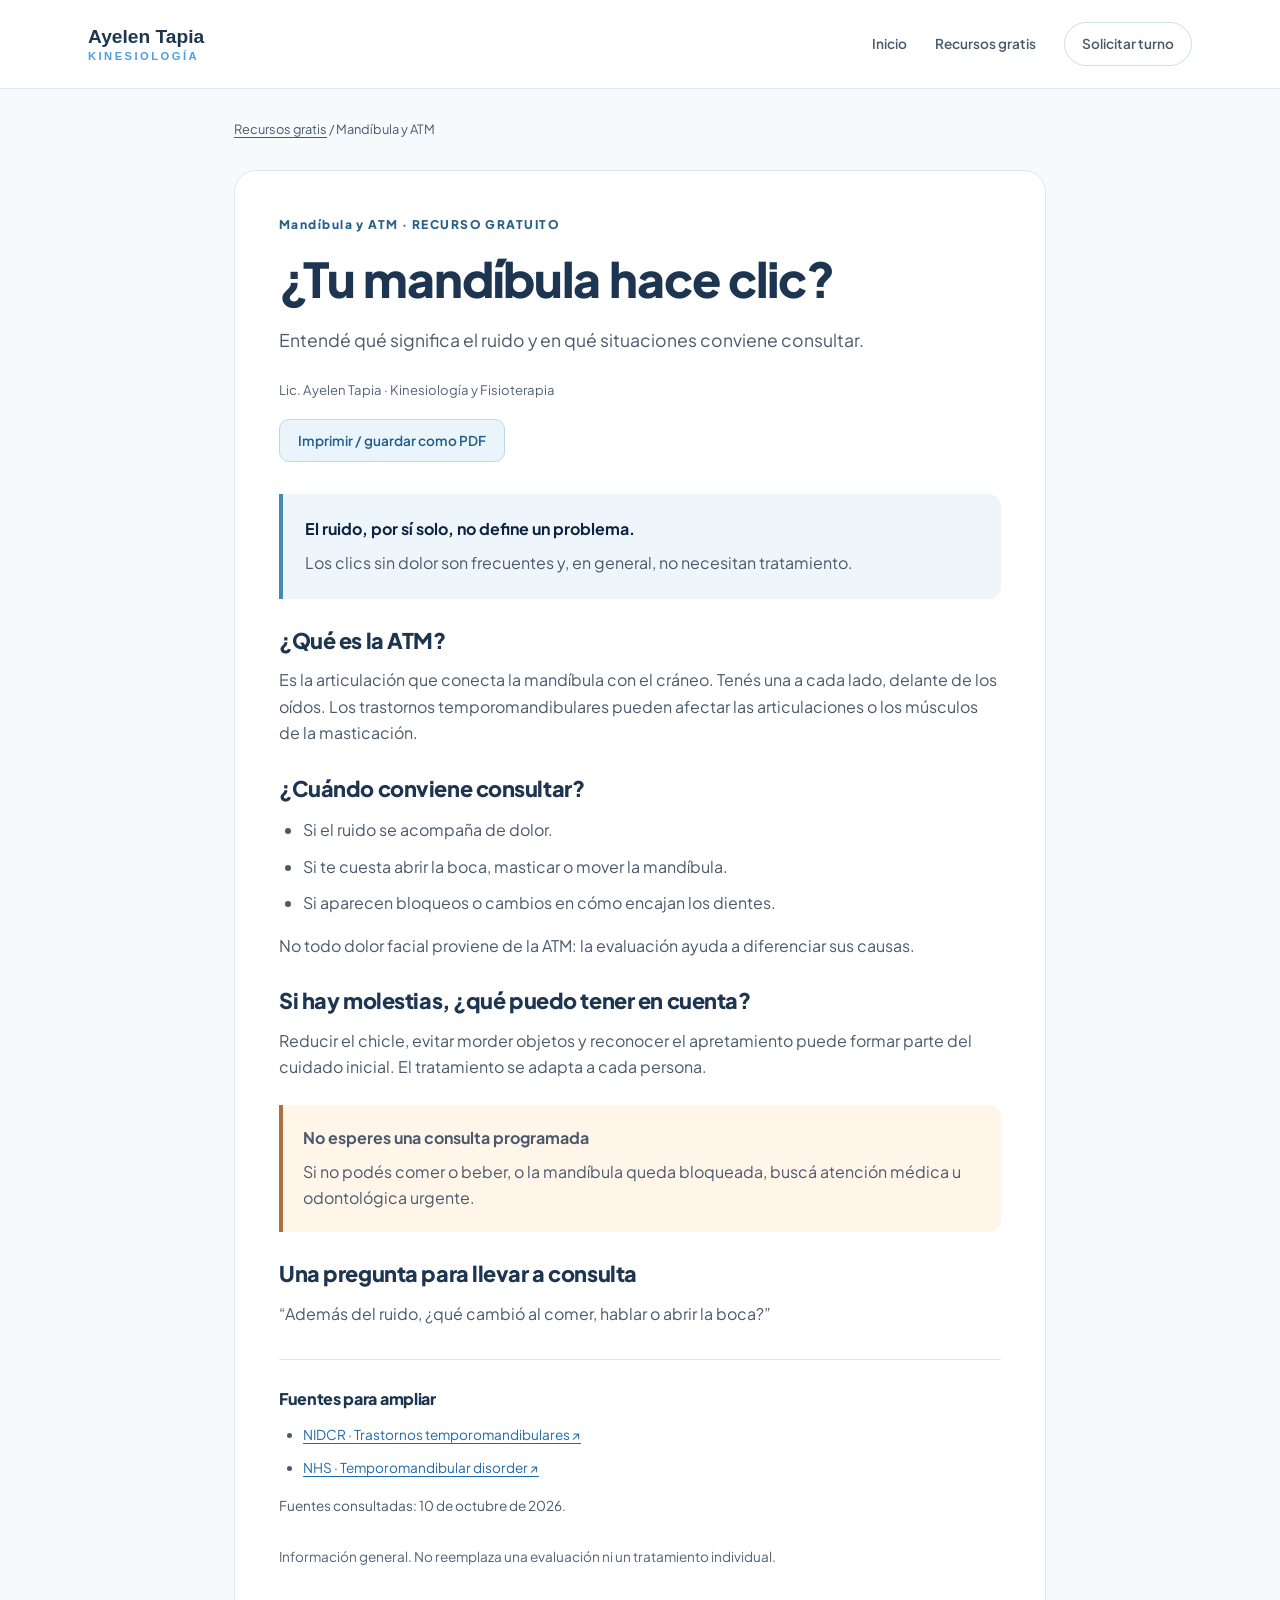
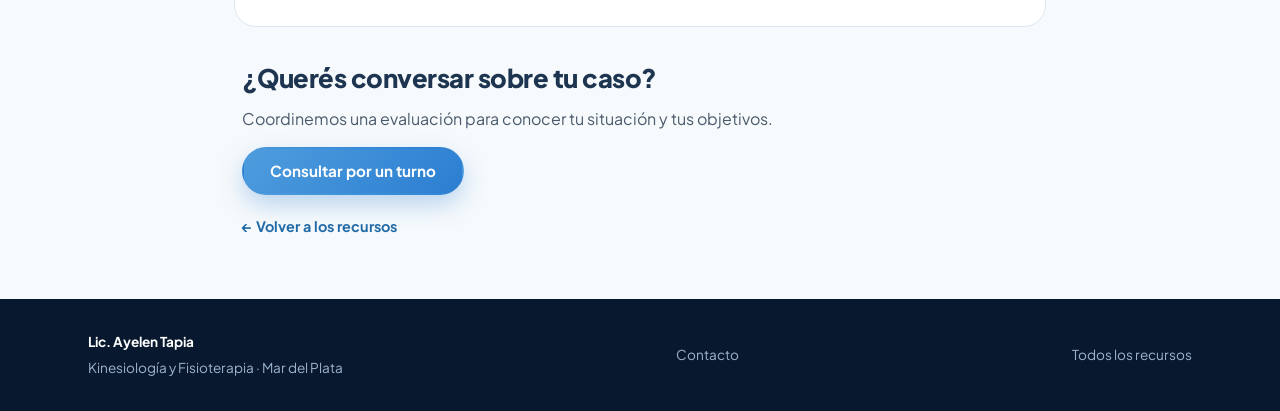
<file: recursos/mandibula-clic.html>
<!doctype html>
<html lang="es"><head><meta charset="utf-8"><meta name="viewport" content="width=device-width, initial-scale=1"><title>¿Tu mandíbula hace clic? | Lic. Ayelen Tapia</title><meta name="description" content="Entendé qué significa el ruido y en qué situaciones conviene consultar."><meta name="theme-color" content="#0c2442"><link rel="canonical" href="https://ayelentapia.com.ar/recursos/mandibula-clic.html"><meta property="og:title" content="¿Tu mandíbula hace clic? | Ayelen Tapia"><meta property="og:description" content="Entendé qué significa el ruido y en qué situaciones conviene consultar."><meta property="og:type" content="article"><meta property="og:url" content="https://ayelentapia.com.ar/recursos/mandibula-clic.html"><link rel="stylesheet" href="../index.css"><link rel="stylesheet" href="recursos.css"><link rel="preconnect" href="https://fonts.googleapis.com"><link rel="preconnect" href="https://fonts.gstatic.com" crossorigin><link href="https://fonts.googleapis.com/css2?family=Plus+Jakarta+Sans:wght@400;500;600;700;800&display=swap" rel="stylesheet"></head>
<body class="rec-page"><a class="rec-skip" href="#contenido">Saltar al contenido</a><header class="rec-header"><div class="container"><a class="marca-header" href="../"><span class="marca-nombre">Ayelen Tapia</span><span class="marca-profesion">Kinesiología</span></a><nav aria-label="Navegación principal"><a href="../">Inicio</a><a href="./" >Recursos gratis</a><a class="rec-turno" href="https://wa.me/5492236104420?text=Hola%20Ayelen,%20quisiera%20consultar%20por%20una%20evaluaci%C3%B3n." target="_blank" rel="noopener noreferrer">Solicitar turno</a></nav></div></header>
<main id="contenido"><div class="container rec-article-layout"><nav class="rec-breadcrumb" aria-label="Ruta de navegación"><a href="./">Recursos gratis</a><span aria-hidden="true"> / </span><span>Mandíbula y ATM</span></nav><article class="rec-article"><header><p class="rec-eyebrow">Mandíbula y ATM · RECURSO GRATUITO</p><h1>¿Tu mandíbula hace clic?</h1><p class="rec-lead">Entendé qué significa el ruido y en qué situaciones conviene consultar.</p><p class="rec-byline">Lic. Ayelen Tapia · Kinesiología y Fisioterapia</p><button type="button" class="rec-print" hidden>Imprimir / guardar como PDF</button></header><div class="rec-prose"><div class="rec-takeaway"><strong>El ruido, por sí solo, no define un problema.</strong><p>Los clics sin dolor son frecuentes y, en general, no necesitan tratamiento.</p></div><h2>¿Qué es la ATM?</h2><p>Es la articulación que conecta la mandíbula con el cráneo. Tenés una a cada lado, delante de los oídos. Los trastornos temporomandibulares pueden afectar las articulaciones o los músculos de la masticación.</p><h2>¿Cuándo conviene consultar?</h2><ul><li>Si el ruido se acompaña de dolor.</li><li>Si te cuesta abrir la boca, masticar o mover la mandíbula.</li><li>Si aparecen bloqueos o cambios en cómo encajan los dientes.</li></ul><p>No todo dolor facial proviene de la ATM: la evaluación ayuda a diferenciar sus causas.</p><h2>Si hay molestias, ¿qué puedo tener en cuenta?</h2><p>Reducir el chicle, evitar morder objetos y reconocer el apretamiento puede formar parte del cuidado inicial. El tratamiento se adapta a cada persona.</p><div class="rec-alert"><strong>No esperes una consulta programada</strong><p>Si no podés comer o beber, o la mandíbula queda bloqueada, buscá atención médica u odontológica urgente.</p></div><h2>Una pregunta para llevar a consulta</h2><p>“Además del ruido, ¿qué cambió al comer, hablar o abrir la boca?”</p><aside class="rec-sources"><h2>Fuentes para ampliar</h2><ul><li><a href="https://www.nidcr.nih.gov/health-info/tmd" target="_blank" rel="noopener noreferrer">NIDCR · Trastornos temporomandibulares ↗</a></li><li><a href="https://www.nhs.uk/conditions/temporomandibular-disorder-tmd/" target="_blank" rel="noopener noreferrer">NHS · Temporomandibular disorder ↗</a></li></ul><p>Fuentes consultadas: 10 de octubre de 2026.</p></aside></div><p class="rec-note">Información general. No reemplaza una evaluación ni un tratamiento individual.</p></article><aside class="rec-article-cta"><h2>¿Querés conversar sobre tu caso?</h2><p>Coordinemos una evaluación para conocer tu situación y tus objetivos.</p><a class="boton-principal" href="https://wa.me/5492236104420?text=Hola%20Ayelen,%20quisiera%20consultar%20por%20una%20evaluaci%C3%B3n." target="_blank" rel="noopener noreferrer">Consultar por un turno</a><a class="rec-text-link" href="./">← Volver a los recursos</a></aside></div></main><footer class="rec-footer"><div class="container"><div><strong>Lic. Ayelen Tapia</strong><p>Kinesiología y Fisioterapia · Mar del Plata</p></div><a href="../#contacto">Contacto</a><a href="./">Todos los recursos</a></div></footer><script src="recursos.js" defer></script></body></html>
</file>
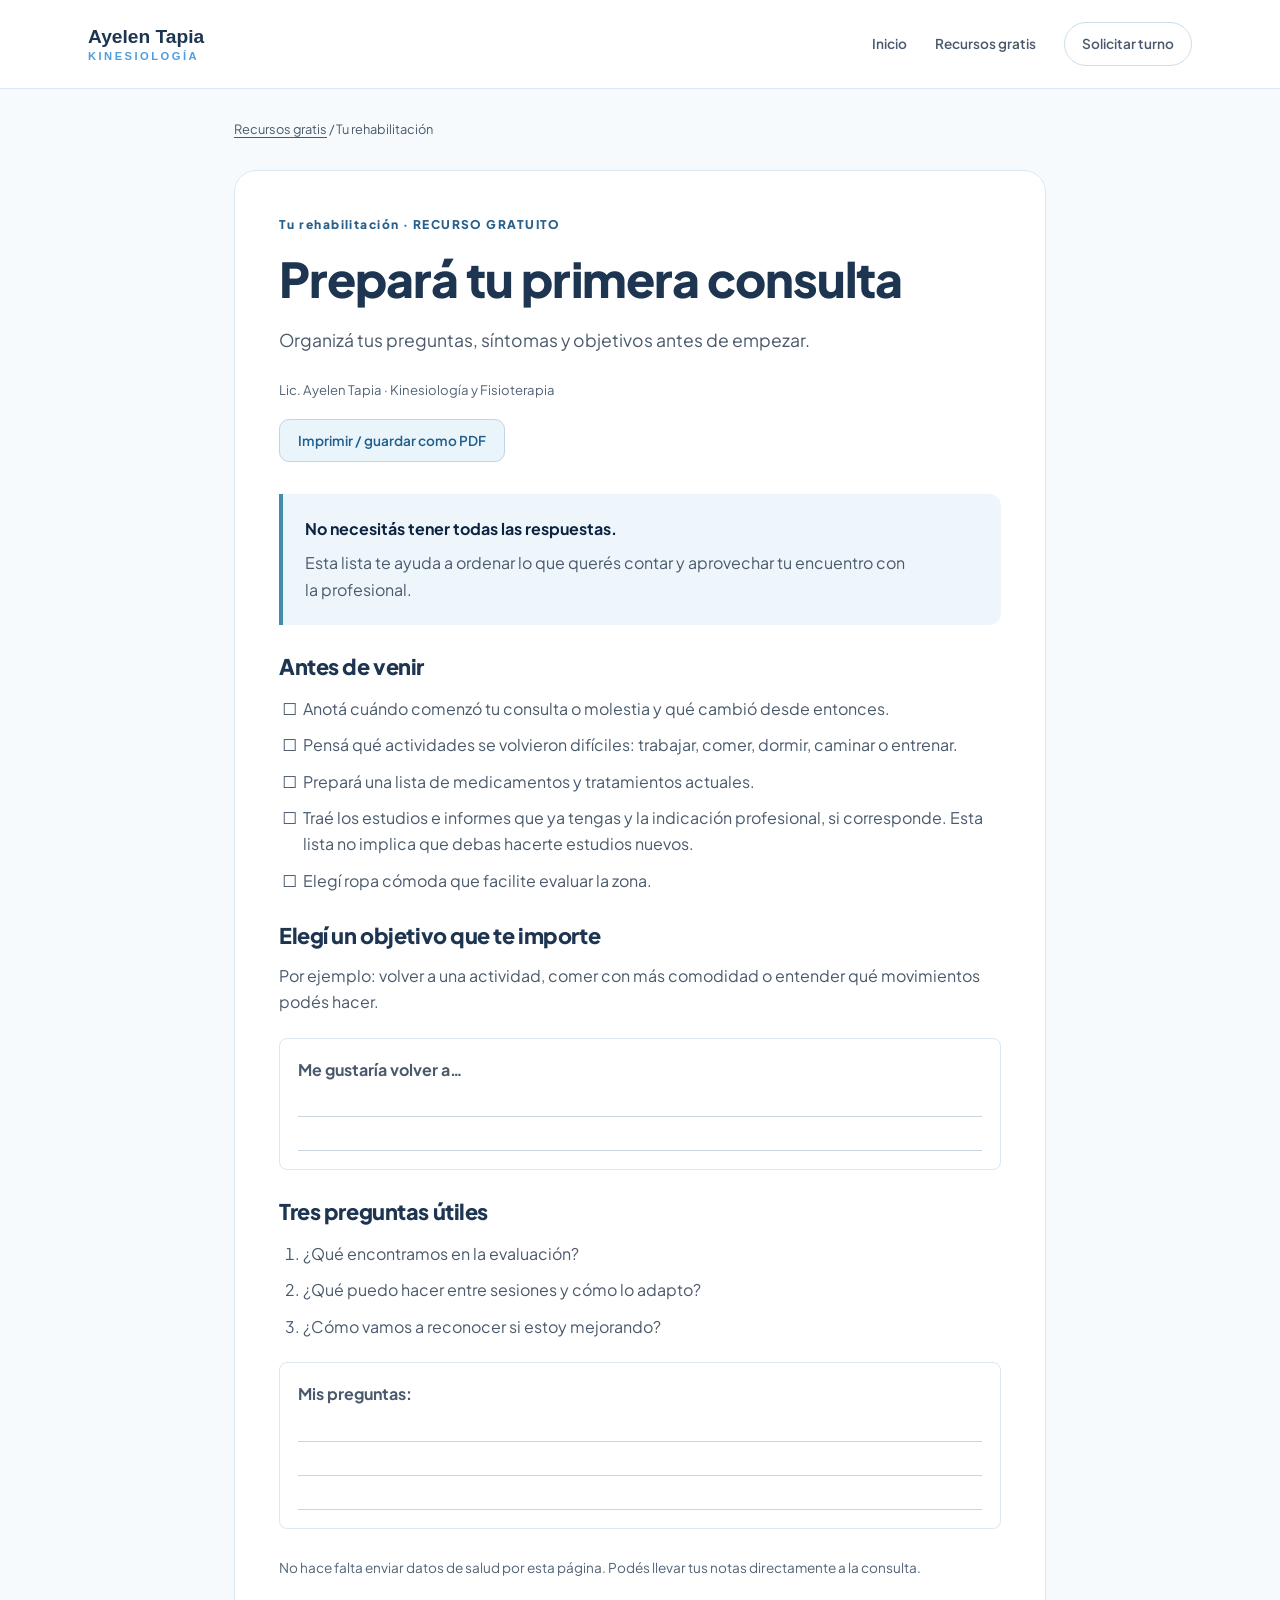
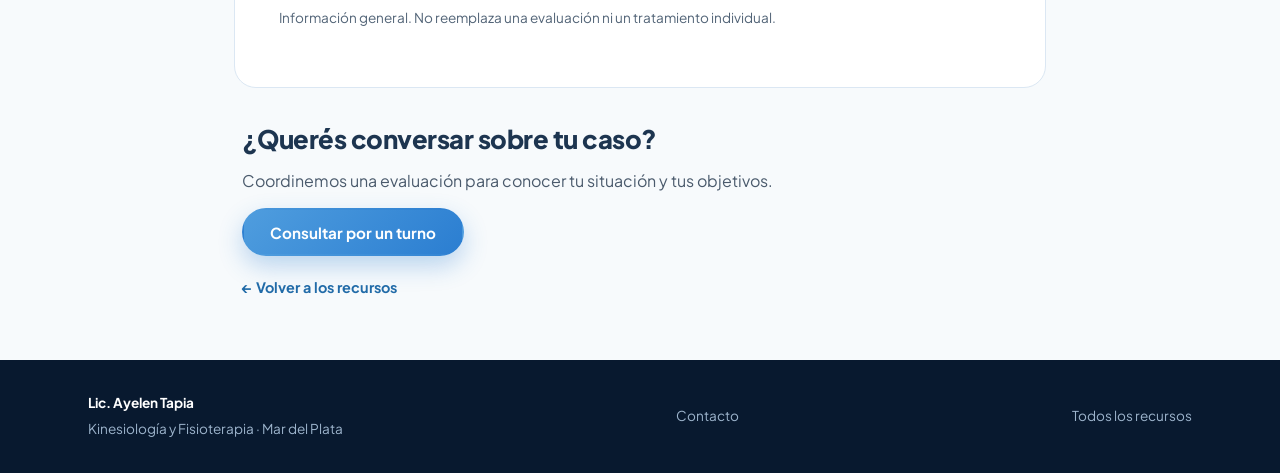
<file: recursos/primera-consulta.html>
<!doctype html>
<html lang="es"><head><meta charset="utf-8"><meta name="viewport" content="width=device-width, initial-scale=1"><title>Prepará tu primera consulta | Lic. Ayelen Tapia</title><meta name="description" content="Organizá tus preguntas, síntomas y objetivos antes de empezar."><meta name="theme-color" content="#0c2442"><link rel="canonical" href="https://ayelentapia.com.ar/recursos/primera-consulta.html"><meta property="og:title" content="Prepará tu primera consulta | Ayelen Tapia"><meta property="og:description" content="Organizá tus preguntas, síntomas y objetivos antes de empezar."><meta property="og:type" content="article"><meta property="og:url" content="https://ayelentapia.com.ar/recursos/primera-consulta.html"><link rel="stylesheet" href="../index.css"><link rel="stylesheet" href="recursos.css"><link rel="preconnect" href="https://fonts.googleapis.com"><link rel="preconnect" href="https://fonts.gstatic.com" crossorigin><link href="https://fonts.googleapis.com/css2?family=Plus+Jakarta+Sans:wght@400;500;600;700;800&display=swap" rel="stylesheet"></head>
<body class="rec-page"><a class="rec-skip" href="#contenido">Saltar al contenido</a><header class="rec-header"><div class="container"><a class="marca-header" href="../"><span class="marca-nombre">Ayelen Tapia</span><span class="marca-profesion">Kinesiología</span></a><nav aria-label="Navegación principal"><a href="../">Inicio</a><a href="./" >Recursos gratis</a><a class="rec-turno" href="https://wa.me/5492236104420?text=Hola%20Ayelen,%20quisiera%20consultar%20por%20una%20evaluaci%C3%B3n." target="_blank" rel="noopener noreferrer">Solicitar turno</a></nav></div></header>
<main id="contenido"><div class="container rec-article-layout"><nav class="rec-breadcrumb" aria-label="Ruta de navegación"><a href="./">Recursos gratis</a><span aria-hidden="true"> / </span><span>Tu rehabilitación</span></nav><article class="rec-article"><header><p class="rec-eyebrow">Tu rehabilitación · RECURSO GRATUITO</p><h1>Prepará tu primera consulta</h1><p class="rec-lead">Organizá tus preguntas, síntomas y objetivos antes de empezar.</p><p class="rec-byline">Lic. Ayelen Tapia · Kinesiología y Fisioterapia</p><button type="button" class="rec-print" hidden>Imprimir / guardar como PDF</button></header><div class="rec-prose"><div class="rec-takeaway"><strong>No necesitás tener todas las respuestas.</strong><p>Esta lista te ayuda a ordenar lo que querés contar y aprovechar tu encuentro con la profesional.</p></div><h2>Antes de venir</h2><ul class="rec-checklist"><li>Anotá cuándo comenzó tu consulta o molestia y qué cambió desde entonces.</li><li>Pensá qué actividades se volvieron difíciles: trabajar, comer, dormir, caminar o entrenar.</li><li>Prepará una lista de medicamentos y tratamientos actuales.</li><li>Traé los estudios e informes que ya tengas y la indicación profesional, si corresponde. Esta lista no implica que debas hacerte estudios nuevos.</li><li>Elegí ropa cómoda que facilite evaluar la zona.</li></ul><h2>Elegí un objetivo que te importe</h2><p>Por ejemplo: volver a una actividad, comer con más comodidad o entender qué movimientos podés hacer.</p><div class="rec-writing"><strong>Me gustaría volver a…</strong><div></div><div></div></div><h2>Tres preguntas útiles</h2><ol><li>¿Qué encontramos en la evaluación?</li><li>¿Qué puedo hacer entre sesiones y cómo lo adapto?</li><li>¿Cómo vamos a reconocer si estoy mejorando?</li></ol><div class="rec-writing"><strong>Mis preguntas:</strong><div></div><div></div><div></div></div><p class="rec-note">No hace falta enviar datos de salud por esta página. Podés llevar tus notas directamente a la consulta.</p></div><p class="rec-note">Información general. No reemplaza una evaluación ni un tratamiento individual.</p></article><aside class="rec-article-cta"><h2>¿Querés conversar sobre tu caso?</h2><p>Coordinemos una evaluación para conocer tu situación y tus objetivos.</p><a class="boton-principal" href="https://wa.me/5492236104420?text=Hola%20Ayelen,%20quisiera%20consultar%20por%20una%20evaluaci%C3%B3n." target="_blank" rel="noopener noreferrer">Consultar por un turno</a><a class="rec-text-link" href="./">← Volver a los recursos</a></aside></div></main><footer class="rec-footer"><div class="container"><div><strong>Lic. Ayelen Tapia</strong><p>Kinesiología y Fisioterapia · Mar del Plata</p></div><a href="../#contacto">Contacto</a><a href="./">Todos los recursos</a></div></footer><script src="recursos.js" defer></script></body></html>
</file>
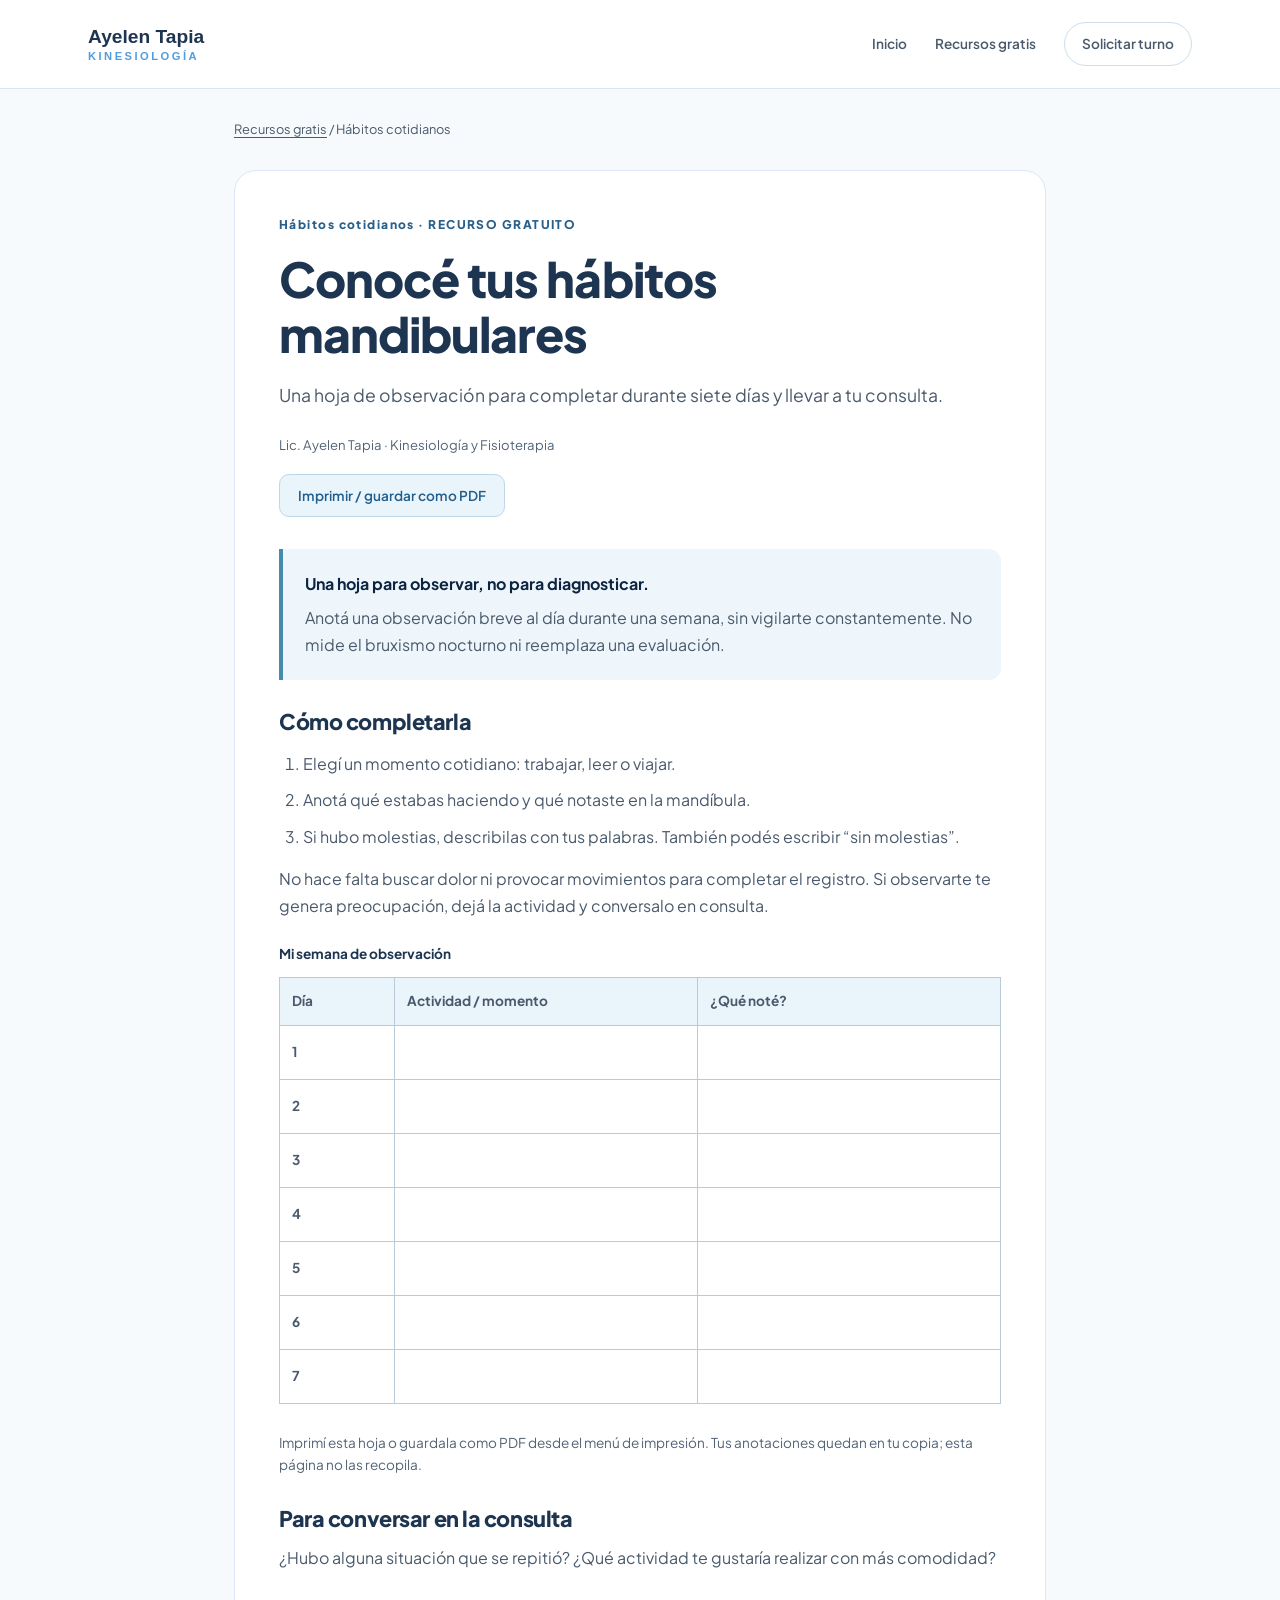
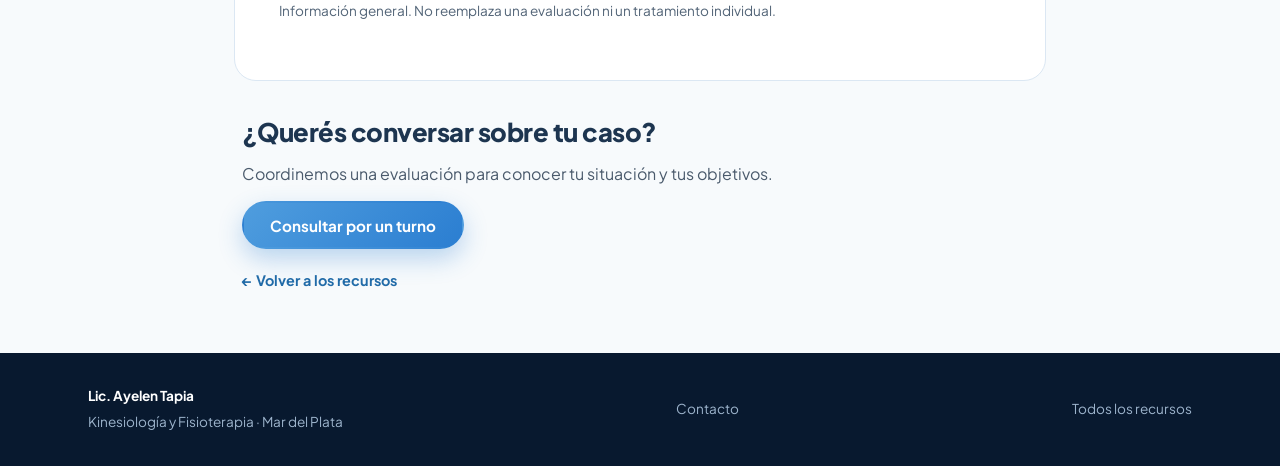
<file: recursos/registro-mandibular.html>
<!doctype html>
<html lang="es"><head><meta charset="utf-8"><meta name="viewport" content="width=device-width, initial-scale=1"><title>Conocé tus hábitos mandibulares | Lic. Ayelen Tapia</title><meta name="description" content="Una hoja de observación para completar durante siete días y llevar a tu consulta."><meta name="theme-color" content="#0c2442"><link rel="canonical" href="https://ayelentapia.com.ar/recursos/registro-mandibular.html"><meta property="og:title" content="Conocé tus hábitos mandibulares | Ayelen Tapia"><meta property="og:description" content="Una hoja de observación para completar durante siete días y llevar a tu consulta."><meta property="og:type" content="article"><meta property="og:url" content="https://ayelentapia.com.ar/recursos/registro-mandibular.html"><link rel="stylesheet" href="../index.css"><link rel="stylesheet" href="recursos.css"><link rel="preconnect" href="https://fonts.googleapis.com"><link rel="preconnect" href="https://fonts.gstatic.com" crossorigin><link href="https://fonts.googleapis.com/css2?family=Plus+Jakarta+Sans:wght@400;500;600;700;800&display=swap" rel="stylesheet"></head>
<body class="rec-page"><a class="rec-skip" href="#contenido">Saltar al contenido</a><header class="rec-header"><div class="container"><a class="marca-header" href="../"><span class="marca-nombre">Ayelen Tapia</span><span class="marca-profesion">Kinesiología</span></a><nav aria-label="Navegación principal"><a href="../">Inicio</a><a href="./" >Recursos gratis</a><a class="rec-turno" href="https://wa.me/5492236104420?text=Hola%20Ayelen,%20quisiera%20consultar%20por%20una%20evaluaci%C3%B3n." target="_blank" rel="noopener noreferrer">Solicitar turno</a></nav></div></header>
<main id="contenido"><div class="container rec-article-layout"><nav class="rec-breadcrumb" aria-label="Ruta de navegación"><a href="./">Recursos gratis</a><span aria-hidden="true"> / </span><span>Hábitos cotidianos</span></nav><article class="rec-article"><header><p class="rec-eyebrow">Hábitos cotidianos · RECURSO GRATUITO</p><h1>Conocé tus hábitos mandibulares</h1><p class="rec-lead">Una hoja de observación para completar durante siete días y llevar a tu consulta.</p><p class="rec-byline">Lic. Ayelen Tapia · Kinesiología y Fisioterapia</p><button type="button" class="rec-print" hidden>Imprimir / guardar como PDF</button></header><div class="rec-prose"><div class="rec-takeaway"><strong>Una hoja para observar, no para diagnosticar.</strong><p>Anotá una observación breve al día durante una semana, sin vigilarte constantemente. No mide el bruxismo nocturno ni reemplaza una evaluación.</p></div><h2>Cómo completarla</h2><ol><li>Elegí un momento cotidiano: trabajar, leer o viajar.</li><li>Anotá qué estabas haciendo y qué notaste en la mandíbula.</li><li>Si hubo molestias, describilas con tus palabras. También podés escribir “sin molestias”.</li></ol><p>No hace falta buscar dolor ni provocar movimientos para completar el registro. Si observarte te genera preocupación, dejá la actividad y conversalo en consulta.</p><div class="rec-table-wrap"><table><caption>Mi semana de observación</caption><thead><tr><th scope="col">Día</th><th scope="col">Actividad / momento</th><th scope="col">¿Qué noté?</th></tr></thead><tbody><tr><th scope="row">1</th><td></td><td></td></tr><tr><th scope="row">2</th><td></td><td></td></tr><tr><th scope="row">3</th><td></td><td></td></tr><tr><th scope="row">4</th><td></td><td></td></tr><tr><th scope="row">5</th><td></td><td></td></tr><tr><th scope="row">6</th><td></td><td></td></tr><tr><th scope="row">7</th><td></td><td></td></tr></tbody></table></div><p class="rec-note">Imprimí esta hoja o guardala como PDF desde el menú de impresión. Tus anotaciones quedan en tu copia; esta página no las recopila.</p><h2>Para conversar en la consulta</h2><p>¿Hubo alguna situación que se repitió? ¿Qué actividad te gustaría realizar con más comodidad?</p></div><p class="rec-note">Información general. No reemplaza una evaluación ni un tratamiento individual.</p></article><aside class="rec-article-cta"><h2>¿Querés conversar sobre tu caso?</h2><p>Coordinemos una evaluación para conocer tu situación y tus objetivos.</p><a class="boton-principal" href="https://wa.me/5492236104420?text=Hola%20Ayelen,%20quisiera%20consultar%20por%20una%20evaluaci%C3%B3n." target="_blank" rel="noopener noreferrer">Consultar por un turno</a><a class="rec-text-link" href="./">← Volver a los recursos</a></aside></div></main><footer class="rec-footer"><div class="container"><div><strong>Lic. Ayelen Tapia</strong><p>Kinesiología y Fisioterapia · Mar del Plata</p></div><a href="../#contacto">Contacto</a><a href="./">Todos los recursos</a></div></footer><script src="recursos.js" defer></script></body></html>
</file>
<file: atm-bruxismo/atm.css>
/* ATM y Bruxismo - Lic. Ayelen Tapia */
:root {
  --ink: #12315a;
  --text: #435a72;
  --blue: #1f78c8;
  --blue-dark: #1a64a8;
  --sky: #2f93df;
  --tint: #eef6fd;
  --tint-2: #f6fafe;
  --line: #d9e8f5;
  --font: "Plus Jakarta Sans", system-ui, -apple-system, "Segoe UI", Arial, sans-serif;
  --serif: "Fraunces", Georgia, serif;
  --page: 72rem;
}

html { scroll-behavior: smooth; scroll-padding-top: 64px; }
body { margin: 0; font-family: var(--font); color: var(--text); background: #fff; line-height: 1.65; -webkit-font-smoothing: antialiased; }
h1, h2, h3 { color: var(--ink); font-family: var(--font); letter-spacing: -0.02em; }
h2 { font-size: clamp(1.7rem, 3vw, 2.25rem); font-weight: 800; line-height: 1.15; margin: 0 0 14px; }
h3 { font-size: 1.05rem; font-weight: 700; margin: 0 0 8px; }
p { margin: 0 0 14px; }
:focus-visible { outline: 3px solid var(--sky); outline-offset: 3px; border-radius: 6px; }
main > section { padding: 76px 0; }
.container { max-width: var(--page); padding-left: 24px; padding-right: 24px; }
.seccion-intro { max-width: 62ch; margin-bottom: 36px; font-size: 1.05rem; }

/* HEADER */
.atm-header { position: sticky; top: 0; z-index: 50; background: rgba(255, 255, 255, 0.94); backdrop-filter: blur(10px); border-bottom: 1px solid var(--line); }
.atm-header .navbar { min-height: 54px; padding: 5px 0; }
.atm-brand { display: flex; flex-direction: column; line-height: 1.1; padding: 0; font-family: Arial, Helvetica, sans-serif; }
.atm-brand-nombre { font-size: 1.2rem; font-weight: 700; color: #1d3550; letter-spacing: -0.01em; }
.atm-brand-sub { margin-top: 3px; font-size: 0.7rem; font-weight: 700; letter-spacing: 0.22em; text-transform: uppercase; color: #4f9dde; }
.atm-header .navbar-nav { gap: 26px; align-items: center; }
.atm-header .nav-link { position: relative; padding: 5px 0; font-size: 0.88rem; font-weight: 500; color: var(--text); }
.atm-header .nav-link:hover, .atm-header .nav-link.active { color: var(--blue); }
.atm-header .nav-link.active { font-weight: 700; }
.atm-header .nav-link.active::after { content: ""; position: absolute; left: 0; right: 0; bottom: 0; height: 2px; border-radius: 2px; background: var(--blue); }
.atm-nav-btn { background: var(--blue); color: #fff; border-radius: 999px; padding: 8px 20px; font-size: 0.85rem; font-weight: 700; }
.atm-nav-btn:hover { background: var(--blue-dark); color: #fff; }

/* BOTONES */
.atm-btn-primary, .atm-btn-secondary { display: inline-flex; align-items: center; justify-content: center; gap: 9px; min-height: 48px; padding: 12px 26px; border-radius: 999px; font-size: 0.95rem; font-weight: 700; transition: background 0.2s, box-shadow 0.2s; }
.atm-btn-primary { background: var(--blue); color: #fff; border: 2px solid var(--blue); box-shadow: 0 8px 20px rgba(31, 120, 200, 0.28); }
.atm-btn-primary:hover { background: var(--blue-dark); border-color: var(--blue-dark); color: #fff; }
.atm-btn-secondary { border: 2px solid var(--blue); color: var(--blue); background: transparent; }
.atm-btn-secondary:hover { background: #fff; color: var(--blue-dark); }

/* HERO */
.atm-hero { position: relative; overflow: hidden; padding: 0 !important; background: linear-gradient(100deg, #e4f1fc 0%, #eef7fe 50%, #f8fcff 100%); }
.atm-hero .container { max-width: 80rem; padding: 0; }
.atm-hero-row { min-height: clamp(32rem, 66vh, 46rem); align-items: stretch !important; }
.atm-hero-row > .col-md-6 { display: flex; }
.atm-hero-content { width: 100%; display: flex; flex-direction: column; justify-content: center; padding: 56px 32px 56px 40px; }
.atm-kicker { margin: 0 0 16px; max-width: 42ch; color: var(--blue); font-size: 0.92rem; font-weight: 600; line-height: 1.4; }
.atm-hero h1 { margin: 0; max-width: none; font-size: clamp(3rem, 5.4vw, 5.4rem); font-weight: 800; line-height: 1; letter-spacing: -0.035em; }
.atm-hero h1 span { display: block; color: var(--sky); }
.atm-hero-copy { max-width: 48ch; margin: 22px 0 28px; font-size: 1.08rem; }
.atm-hero-actions { display: flex; flex-wrap: wrap; gap: 12px; margin-bottom: 32px; }
.atm-benefits { display: flex; flex-wrap: wrap; gap: 14px 28px; }
.atm-benefit { display: flex; align-items: center; gap: 10px; }
.atm-benefit span { width: 38px; height: 38px; flex: 0 0 38px; display: grid; place-items: center; border-radius: 50%; background: #fff; border: 1px solid #b9dcf5; color: var(--blue); font-size: 1.2rem; }
.atm-benefit p { margin: 0; font-size: 0.85rem; font-weight: 600; color: var(--ink); line-height: 1.2; }
.atm-hero-image { position: absolute; top: 0; right: 0; bottom: 0; width: 62vw; overflow: hidden; }
.atm-hero-image img { position: absolute; inset: 0; width: 100%; height: 100%; object-fit: cover; object-position: center; transform: scale(1.12); transform-origin: 50% 100%; -webkit-mask-image: linear-gradient(90deg, transparent 0, transparent 4%, rgba(0,0,0,.08) 14%, rgba(0,0,0,.25) 26%, rgba(0,0,0,.55) 40%, rgba(0,0,0,.85) 54%, #000 68%); mask-image: linear-gradient(90deg, transparent 0, transparent 4%, rgba(0,0,0,.08) 14%, rgba(0,0,0,.25) 26%, rgba(0,0,0,.55) 40%, rgba(0,0,0,.85) 54%, #000 68%); }

/* SÍNTOMAS */
.sintomas-atm-grid { display: grid; grid-template-columns: repeat(auto-fit, minmax(135px, 1fr)); gap: 32px 18px; }
.sintoma-atm-card { text-align: center; }
.sintoma-icono { width: 78px; height: 78px; margin: 0 auto 14px; display: grid; place-items: center; border-radius: 50%; background: var(--tint); border: 1px solid var(--line); color: var(--blue); }
.sintoma-icono i { font-size: 2rem; line-height: 1; }
.sintoma-atm-card h3 { font-size: 0.95rem; margin-bottom: 4px; }
.sintoma-atm-card p { margin: 0; font-size: 0.82rem; color: #5f7388; line-height: 1.4; }

/* BLOQUES DE TEXTO SUELTOS */
main > section:not([class]) { width: calc(100% - 48px); max-width: calc(var(--page) - 48px); margin: 0 auto 8px; padding: 32px 40px; background: var(--tint-2); border-left: 4px solid var(--sky); border-radius: 0 18px 18px 0; }
main > section:not([class]) h2 { font-size: 1.4rem; margin-bottom: 8px; }
main > section:not([class]) p { margin: 0; max-width: 78ch; }

/* QUÉ ES */
.explicacion-atm { padding-top: 56px !important; }
.explicacion-atm-grid { display: grid; grid-template-columns: 1.3fr 1fr; gap: 28px; }
.explicacion-atm-texto, .explicacion-bruxismo { padding: 40px; border-radius: 26px; }
.explicacion-atm-texto { background: var(--tint); }
.explicacion-bruxismo { background: #fff; border: 1.5px solid var(--line); }
.explicacion-atm-texto p:last-child, .explicacion-bruxismo p:last-child { margin: 0; }

/* ABORDAJE */
.abordaje-atm { background: var(--tint-2); }
.abordaje-atm-grid { display: grid; grid-template-columns: repeat(3, 1fr); gap: 20px; }
.abordaje-atm-card { padding: 28px; background: #fff; border: 1px solid var(--line); border-radius: 18px; }
.abordaje-atm-card > i { width: 50px; height: 50px; margin-bottom: 18px; display: grid; place-items: center; border-radius: 14px; background: var(--tint); color: var(--blue); font-size: 1.5rem; }
.abordaje-atm-card p { margin: 0; font-size: 0.93rem; }

/* PROCESO */
.proceso-atm-grid { display: grid; grid-template-columns: repeat(4, 1fr); gap: 32px; counter-reset: paso; }
.proceso-atm-item { position: relative; }
.proceso-numero { width: 46px; height: 46px; margin-bottom: 18px; display: grid; place-items: center; border-radius: 50%; background: var(--blue); color: #fff; font-weight: 800; font-size: 1.15rem; position: relative; z-index: 1; }
.proceso-atm-item:not(:last-child)::after { content: ""; position: absolute; top: 22px; left: 58px; right: -20px; border-top: 2px dashed #a9d0ee; }
.proceso-atm-item p { margin: 0; font-size: 0.93rem; }

/* FAQ */
.faq-atm { background: var(--tint-2); }
.faq-atm-item { border-bottom: 1px solid var(--line); }
.faq-atm-item summary { display: flex; justify-content: space-between; align-items: center; gap: 20px; padding: 22px 0; list-style: none; cursor: pointer; font-weight: 700; color: var(--ink); font-size: 1.05rem; }
.faq-atm-item summary::-webkit-details-marker { display: none; }
.faq-atm-item summary::after { content: "+"; flex: 0 0 32px; height: 32px; display: grid; place-items: center; border-radius: 50%; background: var(--tint); color: var(--blue); font-size: 1.4rem; font-weight: 500; transition: transform 0.25s; }
.faq-atm-item[open] summary::after { transform: rotate(45deg); }
.faq-atm-item p { padding: 0 52px 22px 0; margin: 0; }

/* CTA */
.cta-atm { background: linear-gradient(135deg, rgba(18,49,90,.94) 0%, rgba(26,90,156,.86) 100%), url("media/atm-cta.jpg") center / cover no-repeat, #12315a; color: #d3e6f7; text-align: center; padding: 88px 0 !important; }
.cta-atm h2 { max-width: 30ch; margin: 0 auto 18px; color: #fff; font-size: clamp(1.6rem, 3.4vw, 2.4rem); }
.cta-atm p { max-width: 58ch; margin: 0 auto 32px; }
.cta-atm .atm-btn-primary { background: #fff; border-color: #fff; color: var(--ink); box-shadow: none; }
.cta-atm .atm-btn-primary:hover { background: var(--tint); color: var(--ink); }

/* RESPONSIVE */
@media (max-width: 991px) {
  .atm-header .navbar-nav { gap: 4px; align-items: flex-start; padding: 12px 0; }
  .atm-header .nav-link.active::after { display: none; }
  .atm-nav-btn { display: inline-block; margin-top: 8px; }
  .abordaje-atm-grid { grid-template-columns: repeat(2, 1fr); }
  .proceso-atm-grid { grid-template-columns: repeat(2, 1fr); }
  .proceso-atm-item::after { display: none; }
  .explicacion-atm-grid { grid-template-columns: 1fr; }
}
@media (max-width: 767px) {
  main > section { padding: 56px 0; }
  .atm-hero-row > .col-md-6 { display: block; }
  .atm-hero-content { padding: 40px 24px 32px; }
  .atm-hero-image { position: relative; width: 100%; height: 300px; }
  .atm-hero-image img { -webkit-mask-image: none; mask-image: none; }
  .atm-hero-actions { flex-direction: column; }
  .abordaje-atm-grid, .proceso-atm-grid { grid-template-columns: 1fr; }
  .explicacion-atm-texto, .explicacion-bruxismo { padding: 28px; }
  main > section:not([class]) { padding: 24px; }
}
@media (prefers-reduced-motion: reduce) { html { scroll-behavior: auto; } * { transition: none !important; } }

/* HERO: frase manuscrita sobre la foto */
.atm-hero-script { position: absolute; top: 18%; left: 34%; margin: 0; font-family: "Caveat", cursive; font-size: clamp(1.4rem, 2.2vw, 2rem); line-height: 1.15; color: #2a6fb0; transform: rotate(-7deg); text-shadow: 0 1px 8px rgba(255,255,255,.8); }

/* IMÁGENES */
.atm-figura { margin: 28px 0 0; }
.atm-figura img { display: block; width: 100%; height: 100%; min-height: 240px; max-height: 360px; object-fit: contain; background: #fff; border-radius: 18px; box-shadow: 0 14px 30px rgba(18,49,90,.14); }
.atm-banner { position: relative; margin: 0 0 28px; border-radius: 26px; overflow: hidden; box-shadow: 0 18px 40px rgba(18,49,90,.16); }
.atm-banner img { display: block; width: 100%; height: clamp(15rem, 30vw, 24rem); object-fit: cover; object-position: center 30%; }
.atm-banner figcaption { position: absolute; left: 0; right: 0; bottom: 0; padding: 56px 32px 24px; color: #fff; font-weight: 600; font-size: 1.05rem; background: linear-gradient(0deg, rgba(18,49,90,.85), transparent); }

/* DATOS DE LA CONSULTA */
.proceso-info { display: flex; flex-wrap: wrap; gap: 16px 40px; margin-top: 44px; padding: 26px 32px; background: var(--tint); border-radius: 20px; }
.proceso-info p { display: flex; align-items: center; gap: 12px; margin: 0; font-size: 0.95rem; }
.proceso-info i { width: 42px; height: 42px; display: grid; place-items: center; border-radius: 50%; background: #fff; color: var(--blue); font-size: 1.15rem; }

@media (max-width: 767px) {
  .atm-hero-script { top: auto; bottom: 16px; left: 20px; transform: none; font-size: 1.3rem; }
  .atm-banner img { height: 240px; }
}

/* MENÚ CON SOMBRA AL BAJAR */
.atm-header { transition: box-shadow 0.25s; }
.atm-header.scrolled { box-shadow: 0 6px 22px rgba(18, 49, 90, 0.1); }

/* BOTÓN FLOTANTE DE WHATSAPP */
.wa-flotante { position: fixed; right: 20px; bottom: 20px; z-index: 60; display: inline-flex; align-items: center; gap: 10px; padding: 14px 22px; border-radius: 999px; background: #1fa855; color: #fff; font-weight: 700; font-size: 0.95rem; text-decoration: none; box-shadow: 0 10px 26px rgba(18, 49, 90, 0.28); opacity: 0; visibility: hidden; transform: translateY(16px); transition: opacity 0.3s, transform 0.3s, visibility 0.3s; }
.wa-flotante i { font-size: 1.4rem; line-height: 1; }
.wa-flotante.visible { opacity: 1; visibility: visible; transform: none; }
.wa-flotante:hover { background: #188a46; color: #fff; }
@media (max-width: 575px) { .wa-flotante { right: 14px; bottom: 14px; padding: 15px; } .wa-flotante span { display: none; } }

/* ===== AJUSTES DE PANTALLA: aprovechar el espacio en cada dispositivo ===== */
@media (min-width: 1500px) { html { font-size: 112.5%; } }
@media (min-width: 1800px) { html { font-size: 118.75%; } }
h1, h2 { text-wrap: balance; }
p { text-wrap: pretty; }

.atm-kicker { display: inline-flex; align-items: center; gap: 8px; align-self: flex-start; padding: 8px 16px; border-radius: 999px; background: #fff; border: 1px solid #c7e1f6; font-size: 0.85rem; }
.atm-hero-copy { font-size: 1.15rem; line-height: 1.7; }
.atm-hero-copy strong { color: var(--ink); font-weight: 700; }
.atm-benefits { display: grid; grid-template-columns: repeat(3, auto); justify-content: start; gap: 0; padding: 14px 6px; width: fit-content; max-width: 100%; background: rgba(255, 255, 255, 0.75); border: 1px solid #cfe5f6; border-radius: 18px; }
.atm-benefit { padding: 0 20px; }
.atm-benefit + .atm-benefit { border-left: 1px solid #cfe5f6; }

.explicacion-atm-grid { align-items: stretch; }
.atm-nota { display: flex; gap: 14px; align-items: flex-start; margin-top: 24px; padding: 18px 20px; border-radius: 16px; background: var(--tint); color: var(--ink); }
.atm-nota i { color: var(--blue); font-size: 1.4rem; line-height: 1.2; }
.atm-nota p { margin: 0; font-weight: 600; }
@media (min-width: 992px) {
  .explicacion-atm-texto:has(.atm-figura) { display: grid; grid-template-columns: 1.05fr 1fr; column-gap: 36px; align-content: start; }
  .explicacion-atm-texto:has(.atm-figura) > :not(.atm-figura) { grid-column: 1; }
  .explicacion-atm-texto:has(.atm-figura) .atm-figura { grid-column: 2; grid-row: 1 / span 3; margin: 0; align-self: stretch; }
  .explicacion-atm-texto:has(.atm-figura) .atm-figura img { height: 100%; max-height: none; }
}

.proceso-info { align-items: center; }
.proceso-info .atm-btn-primary { margin-left: auto; }

@media (min-width: 992px) {
  .faq-atm .container { display: grid; grid-template-columns: 0.8fr 1.7fr; column-gap: 72px; align-items: start; }
  .faq-atm .container > h2 { grid-column: 1; grid-row: 1 / span 8; position: sticky; top: 90px; font-size: clamp(1.8rem, 2.6vw, 2.5rem); }
  .faq-atm .container > .faq-atm-item { grid-column: 2; }
  .faq-atm .container > .faq-atm-item:first-of-type { border-top: 1px solid var(--line); }
}

@media (max-width: 991px) {
  .atm-hero-content { padding: 44px 32px 36px; }
  .atm-hero-copy { max-width: 56ch; }
  .atm-hero-script { font-size: 1.5rem; }
}
@media (max-width: 767px) {
  .atm-benefits { grid-template-columns: 1fr; width: 100%; padding: 10px 14px; gap: 8px; }
  .atm-benefit { padding: 0; }
  .atm-benefit + .atm-benefit { border-left: 0; }
  .proceso-info .atm-btn-primary { margin-left: 0; width: 100%; }
  .proceso-info { padding: 22px; }
}

/* ===== HERO: texto sobre la foto, ubicación discreta ===== */
.atm-hero-row > .col-md-6:first-child { position: relative; z-index: 2; }
.atm-hero-script { left: 38%; z-index: 2; }
.atm-ubicacion { display: flex; align-items: center; gap: 7px; margin: 16px 0 0; font-size: 0.85rem; color: #5f7388; }
.atm-ubicacion i { color: var(--sky); }
@media (min-width: 768px) and (max-width: 991px) { .atm-hero-image { width: 58vw; } }

/* ===== ANATOMÍA: foto de cerca, sin bordes blancos ===== */
.atm-figura { overflow: hidden; border-radius: 18px; box-shadow: 0 14px 30px rgba(18, 49, 90, 0.14); background: #fff; }
.atm-figura img { border-radius: 0; box-shadow: none; object-fit: cover; object-position: 48% 55%; transform: scale(1.12); transform-origin: 48% 58%; min-height: 280px; max-height: none; }
@media (max-width: 991px) { .atm-figura img { aspect-ratio: 4 / 3; height: auto; min-height: 0; } }

/* Panel de bruxismo: la nota queda abajo, sin hueco */
.explicacion-bruxismo { display: flex; flex-direction: column; }
.explicacion-bruxismo > p:last-of-type { margin-bottom: 24px; }
.atm-nota { margin-top: auto; }

/* Diferenciales integrados al fondo del hero */

.atm-benefits {
    display: flex;
    align-items: center;
    gap: 30px;
    flex-wrap: wrap;
    margin-top: 18px;
    background: transparent !important;
    border: none !important;
    box-shadow: none !important;
}

.atm-benefit {
    display: flex;
    align-items: center;
    gap: 8px;
    background: transparent !important;
    border: none !important;
    box-shadow: none !important;
    padding: 0 !important;
}

.atm-benefit span {
    width: 30px;
    height: 30px;
    flex: 0 0 30px;

    display: flex;
    align-items: center;
    justify-content: center;

    border-radius: 50%;
    background: transparent !important;
    border: 1px solid rgba(47, 147, 223, 0.35) !important;
    color: #2f93df;
}

.atm-benefit p {
    margin: 0;
    max-width: none;

    font-size: 0.76rem;
    line-height: 1.2;
    font-weight: 600;

    color: #4a5f73;
}
</file>
<file: index.css>
/* Ayelen Tapia - Kinesiología | página principal */
:root {
  --navy: #0c2442; --ink: #1d3550; --text: #4a5a6c;
  --blue: #4f9dde; --blue-d: #2b7ed1; --cyan: #8fd0ff;
  --bg: #f4f8fc; --tint: #e8f2fb; --line: #dbe7f3;
  --font: "Plus Jakarta Sans", system-ui, -apple-system, "Segoe UI", Arial, sans-serif;
  --page: 72rem;
}
* { box-sizing: border-box; }
html { scroll-behavior: smooth; scroll-padding-top: 72px; }
@media (min-width: 1500px) { html { font-size: 112.5%; } }
@media (min-width: 1800px) { html { font-size: 118.75%; } }
body { margin: 0; font-family: var(--font); color: var(--text); background: #fff; line-height: 1.65; -webkit-font-smoothing: antialiased; }
body.menu-abierto { overflow: hidden; }
img { max-width: 100%; display: block; }
a { color: inherit; text-decoration: none; }
h1, h2, h3, h4 { color: var(--ink); font-weight: 800; letter-spacing: -0.02em; line-height: 1.15; margin: 0 0 14px; text-wrap: balance; }
h2 { font-size: clamp(1.8rem, 3.2vw, 2.5rem); }
h3 { font-size: 1.1rem; }
p { margin: 0 0 14px; text-wrap: pretty; }
ul { list-style: none; margin: 0; padding: 0; }
:focus-visible { outline: 3px solid var(--cyan); outline-offset: 3px; border-radius: 6px; }
section { padding: 92px 0; }
.container { width: 100%; max-width: var(--page); margin: 0 auto; padding: 0 24px; }

/* BOTONES */
.boton-principal, .cta-boton, .contacto-boton, .menu-turno, .boton-secundario, .info-botones button {
  display: inline-flex; align-items: center; justify-content: center; gap: 10px; min-height: 48px; padding: 12px 26px;
  border-radius: 999px; font: 700 0.95rem var(--font); cursor: pointer; border: 2px solid transparent; transition: background 0.2s, box-shadow 0.2s, border-color 0.2s;
}
.boton-principal, .cta-boton, .contacto-boton, .menu-turno { background: linear-gradient(135deg, var(--blue), var(--blue-d)); color: #fff; box-shadow: 0 10px 24px rgba(43, 126, 209, 0.3); }
.boton-principal:hover, .cta-boton:hover, .contacto-boton:hover, .menu-turno:hover { box-shadow: 0 12px 30px rgba(43, 126, 209, 0.5); }
.boton-secundario, .info-botones button { background: transparent; color: var(--blue-d); border-color: var(--blue); }
.boton-secundario:hover, .info-botones button:hover { background: var(--tint); }

/* HEADER */
#header { position: fixed; inset: 0 0 auto 0; z-index: 100; height: 64px; display: flex; align-items: center; padding: 0 24px; border-bottom: 1px solid var(--line); }
#header::before { content: ""; position: absolute; inset: 0; z-index: -1; background: rgba(255, 255, 255, 0.88); backdrop-filter: blur(14px); -webkit-backdrop-filter: blur(14px); }
.header-container { display: flex; align-items: center; justify-content: space-between; width: 100%; }
.marca-header { display: flex; flex-direction: column; line-height: 1.1; font-family: Arial, Helvetica, sans-serif; }
.marca-nombre { font-size: 1.2rem; font-weight: 700; color: #1d3550; }
.marca-profesion { margin-top: 3px; font-size: 0.7rem; font-weight: 700; letter-spacing: 0.22em; text-transform: uppercase; color: var(--blue); }
.menu-toggle { width: 44px; height: 44px; padding: 0; background: none; border: 0; cursor: pointer; }
.menu-toggle span { display: block; width: 24px; height: 2px; margin: 5px auto; background: var(--ink); border-radius: 2px; transition: transform 0.25s, opacity 0.2s; }
.menu-toggle.activo span:nth-child(1) { transform: translateY(7px) rotate(45deg); }
.menu-toggle.activo span:nth-child(2) { opacity: 0; }
.menu-toggle.activo span:nth-child(3) { transform: translateY(-7px) rotate(-45deg); }
.menu-overlay { position: fixed; inset: 0; z-index: 110; background: rgba(12, 36, 66, 0.55); opacity: 0; visibility: hidden; transition: opacity 0.3s, visibility 0.3s; }
.menu-overlay.activo { opacity: 1; visibility: visible; }
.menu-navegacion { position: fixed; top: 0; right: 0; bottom: 0; z-index: 120; width: min(340px, 86vw); display: flex; flex-direction: column; justify-content: space-between; padding: 84px 28px 28px; background: #fff; transform: translateX(100%); transition: transform 0.3s; box-shadow: -20px 0 50px rgba(12, 36, 66, 0.2); overflow-y: auto; }
.menu-navegacion.activo { transform: none; }
.menu-links a { display: block; padding: 14px 0; border-bottom: 1px solid var(--line); font-weight: 600; color: var(--ink); }
.menu-links a:hover { color: var(--blue-d); }
.menu-inferior p { margin-bottom: 10px; font-weight: 600; color: var(--ink); }
.menu-inferior span { display: block; margin-top: 14px; font-size: 0.85rem; }
@media (min-width: 992px) {
  #header { padding: 0 max(24px, calc((100vw - var(--page)) / 2 + 24px)); gap: 40px; }
  .header-container { width: auto; }
  .menu-toggle, .menu-overlay, .menu-inferior p, .menu-inferior span { display: none; }
  .menu-navegacion { position: static; flex: 1; flex-direction: row; align-items: center; width: auto; padding: 0; background: none; transform: none; box-shadow: none; overflow: visible; }
  .menu-links { display: flex; gap: 28px; margin: 0 auto; }
  .menu-links a { padding: 6px 0; border: 0; font-size: 0.9rem; font-weight: 500; color: var(--text); }
  .menu-inferior .menu-turno { min-height: 40px; padding: 8px 20px; font-size: 0.85rem; }
}

/* HERO */
#hero { position: relative; isolation: isolate; display: flex; align-items: center; min-height: 100svh; padding: 120px 0 80px; color: #d5e4f3; background: linear-gradient(105deg, rgba(8, 26, 50, 0.94) 0%, rgba(12, 44, 82, 0.8) 48%, rgba(12, 44, 82, 0.4) 100%), url("media/portada.jpg") center / cover no-repeat, var(--navy); }
#hero::before { content: ""; position: absolute; inset: 0; z-index: -1; background-image: linear-gradient(rgba(143, 208, 255, 0.07) 1px, transparent 1px), linear-gradient(90deg, rgba(143, 208, 255, 0.07) 1px, transparent 1px); background-size: 56px 56px; -webkit-mask-image: radial-gradient(ellipse at 20% 45%, #000, transparent 72%); mask-image: radial-gradient(ellipse at 20% 45%, #000, transparent 72%); }
#hero::after { content: ""; position: absolute; z-index: -1; width: 46rem; height: 46rem; right: -12rem; top: -14rem; background: radial-gradient(circle, rgba(79, 157, 222, 0.35), transparent 65%); }
.hero-contenido { width: 100%; max-width: var(--page); margin: 0 auto; padding: 0 24px; }
#hero h1 { max-width: 15ch; margin-bottom: 22px; color: #fff; font-size: clamp(2.6rem, 5.6vw, 5rem); line-height: 1.02; letter-spacing: -0.035em; }
.hero-texto { max-width: 46ch; margin-bottom: 34px; font-size: 1.2rem; }
.hero-botones { display: flex; flex-wrap: wrap; gap: 14px; margin-bottom: 40px; }
#hero .boton-secundario { color: #fff; border-color: rgba(255, 255, 255, 0.45); }
#hero .boton-secundario:hover { background: rgba(255, 255, 255, 0.12); }
.hero-chips { display: flex; flex-wrap: wrap; gap: 10px; }
.hero-chips li { display: inline-flex; align-items: center; gap: 9px; padding: 9px 16px; border-radius: 999px; font-size: 0.85rem; font-weight: 600; color: #fff; background: rgba(255, 255, 255, 0.09); border: 1px solid rgba(255, 255, 255, 0.2); backdrop-filter: blur(8px); }
.hero-chips i { color: var(--cyan); }

/* QUIÉN SOY */
#quien-soy .container { display: flex; align-items: center; justify-content: center; gap: 72px; }
.foto-perfil { flex: 0 0 auto; width: 300px; height: 300px; padding: 6px; border-radius: 50%; background: linear-gradient(145deg, #ffffff, #cfe2f4); box-shadow: 0 8px 18px rgba(12, 36, 66, 0.12); }
.foto-perfil img { width: 100%; height: 100%; object-fit: cover; border-radius: 50%; box-shadow: inset 0 0 0 2px #fff; }
.texto-quien-soy { max-width: 650px; }
.texto-quien-soy p { font-size: 1.1rem; }
.color-acent { color: var(--blue-d); }

/* SERVICIOS */
#mis-servicios { position: relative; isolation: isolate; color: #fff; text-align: center; background: linear-gradient(135deg, #0a1f3a, #123a68); padding: 72px 0 56px; }
#mis-servicios::before { content: ""; position: absolute; inset: 0; z-index: -1; background-image: linear-gradient(rgba(143, 208, 255, 0.06) 1px, transparent 1px), linear-gradient(90deg, rgba(143, 208, 255, 0.06) 1px, transparent 1px); background-size: 56px 56px; -webkit-mask-image: radial-gradient(ellipse at 50% 50%, #000, transparent 80%); mask-image: radial-gradient(ellipse at 50% 50%, #000, transparent 80%); }
#mis-servicios h2 { position: relative; display: inline-block; margin: 0 0 44px; color: #fff; font-size: clamp(2.2rem, 4vw, 3.2rem); }
#mis-servicios h2::after { content: ""; position: absolute; left: 50%; bottom: -14px; width: 55px; height: 2px; transform: translateX(-50%); background: rgba(255, 255, 255, 0.5); border-radius: 10px; }
.servicios { display: grid; grid-template-columns: repeat(4, 1fr); gap: 18px; padding: 14px 4px 20px; perspective: 1200px; }
.carta { position: relative; display: flex; flex-direction: column; justify-content: center; align-items: center; min-height: 320px; padding: 22px 18px; overflow: hidden; cursor: pointer; border-radius: 22px; background-size: cover; background-position: center; box-shadow: 0 8px 18px rgba(0, 0, 0, 0.16), 0 2px 6px rgba(0, 0, 0, 0.1); transition: transform 0.35s ease, box-shadow 0.35s ease, filter 0.35s ease; }
.carta::before { content: ""; position: absolute; inset: 0; z-index: 1; background: linear-gradient(180deg, rgba(0,0,0,.08) 0%, rgba(0,0,0,.18) 35%, rgba(0,0,0,.42) 65%, rgba(0,0,0,.72) 100%); transition: background 0.35s ease; }
.carta:hover::before { background: linear-gradient(180deg, rgba(0,0,0,.03) 0%, rgba(0,0,0,.12) 35%, rgba(0,0,0,.36) 65%, rgba(0,0,0,.66) 100%); }
.carta > * { position: relative; z-index: 2; }
.carta:hover { transform: translateY(-12px) scale(1.035); box-shadow: 0 18px 35px rgba(0, 0, 0, 0.22), 0 6px 14px rgba(0, 0, 0, 0.16); filter: brightness(1.04); }
.carta:active { transform: translateY(-4px) scale(1.01); }
.carta h3 { margin-bottom: 10px; color: #fff; font-size: 1.3rem; }
.carta p { margin-bottom: 18px; font-size: 0.92rem; line-height: 1.5; color: rgba(255, 255, 255, 0.92); }
.carta button { align-self: center; margin-top: 4px; padding: 6px 16px; border-radius: 999px; font: 600 0.8rem var(--font); color: #fff; background: rgba(255, 255, 255, 0.12); border: 1px solid rgba(255, 255, 255, 0.55); cursor: pointer; backdrop-filter: blur(4px); transition: background 0.25s, color 0.25s; }
.carta:hover button { background: #fff; color: var(--blue-d); }
.carta:nth-child(1) { background-image: linear-gradient(rgba(0,0,0,.5), rgba(0,0,0,.5)), url("media/rehabilitacion-funcional.jpg"); }
.carta:nth-child(2) { background-image: linear-gradient(rgba(0,0,0,.5), rgba(0,0,0,.5)), url("media/drenaje-linfatico.jpg"); }
.carta:nth-child(3) { background-image: linear-gradient(rgba(0,0,0,.5), rgba(0,0,0,.5)), url("media/rehabilitacion-maxilofascial.jpg"); }
.carta:nth-child(4) { background-image: linear-gradient(rgba(0,0,0,.5), rgba(0,0,0,.5)), url("media/atm-bruxismo.jpg"); }
.carta:nth-child(5) { background-image: linear-gradient(rgba(0,0,0,.5), rgba(0,0,0,.5)), url("media/acupuntura.jpg"); }
.carta:nth-child(6) { background-image: linear-gradient(rgba(0,0,0,.5), rgba(0,0,0,.5)), url("media/terapia-manual.jpg"); }
.carta:nth-child(7) { background-image: linear-gradient(rgba(0,0,0,.5), rgba(0,0,0,.5)), url("media/Puncion-Seca.jpg"); }
.carta:nth-child(8) { background-image: linear-gradient(rgba(0,0,0,.5), rgba(0,0,0,.5)), url("media/planes-de-entrenamiento.jpg"); }

/* DETALLE DE SERVICIO (lo abre script.js) */
.info-detallada { display: none; padding: 0 0 92px; background: var(--bg); }
.info-grid { display: grid; grid-template-columns: 0.8fr 1.2fr; gap: 48px; padding: 36px; background: #fff; border: 1px solid var(--line); border-radius: 28px; box-shadow: 0 24px 60px rgba(12, 36, 66, 0.08); }
.info-imagen img { width: 100%; height: 100%; min-height: 320px; max-height: 620px; object-fit: cover; border-radius: 20px; }
.info-contenido h2 { font-size: clamp(1.6rem, 2.6vw, 2.1rem); }
.info-contenido h3 { margin: 22px 0 6px; padding-left: 12px; border-left: 3px solid var(--blue); font-size: 1rem; color: var(--blue-d); }
.info-contenido p { margin-bottom: 8px; }
.info-botones { display: flex; flex-wrap: wrap; gap: 12px; margin-top: 28px; }

/* CÓMO TRABAJAMOS */
.como-titulo { max-width: 40rem; margin: 0 auto 48px; text-align: center; }
.pasos-tratamiento { display: grid; grid-template-columns: repeat(4, 1fr); gap: 20px; }
.paso { position: relative; padding: 30px 26px; background: var(--bg); border: 1px solid var(--line); border-radius: 20px; }
.paso-numero { position: absolute; top: 20px; right: 24px; font-size: 2rem; font-weight: 800; color: #c4dcf1; line-height: 1; }
.paso > i { margin-bottom: 18px; font-size: 1.6rem; color: var(--blue-d); }
.paso p { margin: 0; font-size: 0.93rem; }

/* MI ENFOQUE (sección oscura) */
#mi-enfoque { position: relative; isolation: isolate; color: #b9cde2; background: linear-gradient(135deg, #0a1f3a, #123a68); }
#mi-enfoque::before { content: ""; position: absolute; inset: 0; z-index: -1; background-image: linear-gradient(rgba(143, 208, 255, 0.06) 1px, transparent 1px), linear-gradient(90deg, rgba(143, 208, 255, 0.06) 1px, transparent 1px); background-size: 56px 56px; -webkit-mask-image: radial-gradient(ellipse at 80% 50%, #000, transparent 75%); mask-image: radial-gradient(ellipse at 80% 50%, #000, transparent 75%); }
#mi-enfoque .container { display: grid; grid-template-columns: 1fr 1.15fr; gap: 64px; align-items: center; }
#mi-enfoque h2, #mi-enfoque h3 { color: #fff; }
.enfoque-descripcion { font-size: 1.05rem; }
.enfoque-pilares { display: grid; grid-template-columns: repeat(2, 1fr); gap: 16px; }
.pilar { padding: 26px; background: rgba(255, 255, 255, 0.06); border: 1px solid rgba(143, 208, 255, 0.2); border-radius: 18px; backdrop-filter: blur(8px); }
.pilar p { margin: 0; font-size: 0.92rem; }

/* CONTACTO */
#contacto { background: var(--bg); }
#contacto .container { display: grid; grid-template-columns: 1.1fr 0.9fr; gap: 64px; align-items: center; }
.contacto-intro { max-width: 48ch; font-size: 1.05rem; }
.contacto-datos { display: grid; gap: 12px; margin: 26px 0 30px; }
.contacto-item { display: flex; align-items: center; gap: 16px; padding: 16px 20px; background: #fff; border: 1px solid var(--line); border-radius: 16px; }
a.contacto-item:hover { border-color: var(--blue); }
.contacto-item > i { width: 44px; height: 44px; flex: 0 0 44px; display: grid; place-items: center; border-radius: 50%; background: var(--tint); color: var(--blue-d); font-size: 1.1rem; }
.contacto-item span { font-size: 0.78rem; color: #6a7c8f; }
.contacto-item p { margin: 0; font-weight: 700; color: var(--ink); }
.contacto-media { display: flex; justify-content: center; }
.contacto-media img { width: 100%; max-width: 360px; aspect-ratio: 4 / 5; object-fit: cover; border-radius: 24px; box-shadow: 0 10px 24px rgba(12, 36, 66, 0.12); }

/* REDES (discretas) */
#redes { padding: 56px 0; }
.redes-texto { max-width: 36rem; margin: 0 auto 22px; text-align: center; }
.redes-texto h2 { font-size: 1.35rem; margin-bottom: 6px; }
.redes-texto p { margin: 0; font-size: 0.9rem; }
.redes-opciones { display: flex; flex-wrap: wrap; justify-content: center; gap: 10px; }
.red-social { display: inline-flex; align-items: center; gap: 10px; padding: 8px 18px 8px 8px; background: var(--bg); border: 1px solid var(--line); border-radius: 999px; transition: border-color 0.2s, background 0.2s; }
.red-social:hover { border-color: var(--blue); background: #fff; }
.red-social > i:first-child { width: 34px; height: 34px; flex: 0 0 34px; display: grid; place-items: center; border-radius: 50%; background: var(--tint); color: var(--blue-d); font-size: 1rem; }
.red-social > div { display: flex; align-items: baseline; gap: 8px; }
.red-social span { font-size: 0.85rem; font-weight: 700; color: var(--ink); }
.red-social h3 { margin: 0; font-size: 0.85rem; font-weight: 500; color: #5a6c7f; letter-spacing: 0; }
.red-social p, .flecha-red { display: none; }

/* CTA FINAL */
#solicitar-turno { position: relative; isolation: isolate; text-align: center; color: #d3e6f7; background: linear-gradient(135deg, #0c2442, #1f6fb8); }
#solicitar-turno::before { content: ""; position: absolute; inset: 0; z-index: -1; background-image: linear-gradient(rgba(143, 208, 255, 0.07) 1px, transparent 1px), linear-gradient(90deg, rgba(143, 208, 255, 0.07) 1px, transparent 1px); background-size: 56px 56px; -webkit-mask-image: radial-gradient(ellipse at center, #000, transparent 75%); mask-image: radial-gradient(ellipse at center, #000, transparent 75%); }
#solicitar-turno h2 { max-width: 22ch; margin: 0 auto 16px; color: #fff; font-size: clamp(1.9rem, 3.8vw, 2.9rem); }
.cta-texto { max-width: 52ch; margin: 0 auto 30px; font-size: 1.1rem; }
.cta-boton { background: #fff; color: var(--ink); box-shadow: none; }
.cta-boton:hover { background: var(--tint); box-shadow: none; }
.cta-ayuda { margin: 22px 0 0; font-size: 0.9rem; }

/* FOOTER */
footer { color: #9db4cc; background: #08192f; }
.footer-contenido { display: grid; grid-template-columns: 1.4fr 1fr 1fr; gap: 48px; padding-top: 64px; padding-bottom: 48px; }
footer h3, footer h4 { color: #fff; margin-bottom: 12px; }
footer h4 { font-size: 0.95rem; }
footer p { margin-bottom: 6px; }
.footer-links a { display: block; padding: 4px 0; font-size: 0.93rem; }
.footer-links a:hover { color: #fff; }
.footer-iconos { display: flex; gap: 10px; }
.footer-iconos a { width: 42px; height: 42px; display: grid; place-items: center; border-radius: 50%; background: rgba(255, 255, 255, 0.08); color: #fff; transition: background 0.2s; }
.footer-iconos a:hover { background: var(--blue-d); }
.footer-inferior { padding: 20px 24px; text-align: center; font-size: 0.85rem; border-top: 1px solid rgba(255, 255, 255, 0.1); }
.footer-inferior p { margin: 0; }

/* WHATSAPP FLOTANTE */
.wa-flotante { position: fixed; right: 20px; bottom: 20px; z-index: 90; display: inline-flex; align-items: center; gap: 10px; padding: 14px 22px; border-radius: 999px; background: #1fa855; color: #fff; font-weight: 700; box-shadow: 0 10px 26px rgba(12, 36, 66, 0.3); }
.wa-flotante i { font-size: 1.4rem; }
.wa-flotante:hover { background: #188a46; }

/* ANIMACIÓN (la activa script.js) */
.reveal, .reveal-delay { opacity: 0; transform: translateY(16px); transition: opacity 0.6s, transform 0.6s; }
.reveal.visible, .reveal-delay.visible { opacity: 1; transform: none; }
.delay-1 { transition-delay: 0.05s; } .delay-2 { transition-delay: 0.15s; } .delay-3 { transition-delay: 0.25s; } .delay-4 { transition-delay: 0.35s; }

/* RESPONSIVE */
@media (max-width: 991px) {
  section { padding: 72px 0; }
  #mi-enfoque .container, #contacto .container, .info-grid { grid-template-columns: 1fr; gap: 40px; }
  .foto-perfil { margin: 0 auto 8px; }
  .pasos-tratamiento { grid-template-columns: repeat(2, 1fr); }
  .footer-contenido { grid-template-columns: 1fr 1fr; }
}
@media (max-width: 600px) {
  section { padding: 60px 0; }
  .hero-botones { flex-direction: column; }
  .hero-botones a { width: 100%; }
  .pasos-tratamiento, .enfoque-pilares, .footer-contenido { grid-template-columns: 1fr; }
  .info-grid { padding: 22px; }
  .info-botones > * { width: 100%; }
  .wa-flotante { right: 14px; bottom: 14px; padding: 15px; }
  .wa-flotante span { display: none; }
}
@media (prefers-reduced-motion: reduce) {
  html { scroll-behavior: auto; }
  .reveal, .reveal-delay { opacity: 1; transform: none; transition: none; }
  * { transition: none !important; }
}

@media (max-width: 991px) {
  #quien-soy .container { flex-direction: column; gap: 32px; text-align: center; }
  .servicios { grid-template-columns: repeat(2, 1fr); }
  .contacto-media { display: none; }
}
@media (max-width: 600px) {
  .servicios { grid-template-columns: 1fr; padding: 10px 6px 16px; }
  .carta { min-height: 280px; }
  .foto-perfil { width: 230px; height: 230px; }
}

/* Evitar el desplazamiento horizontal */
html,
body {
  width: 100%;
  max-width: 100%;
  overflow-x: hidden;
}

@supports (overflow: clip) {
  html,
  body {
    overflow-x: clip;
  }
}
</file>
<file: recursos/recursos.css>
/* Recursos: estilos compartidos por el catálogo, las guías y el acceso en inicio. */
.rec-eyebrow { color:#28608b; font-size:.75rem; font-weight:800; letter-spacing:.12em; margin-bottom:16px; }
.rec-grid { display:grid; grid-template-columns:repeat(2,minmax(0,1fr)); gap:22px; }
.rec-card { display:flex; flex-direction:column; padding:30px; background:#fff; border:1px solid var(--line); border-radius:22px; transition:transform .2s,border-color .2s; }
.rec-card:hover { border-color:#4f9dde; transform:translateY(-3px); }
.rec-card-top { display:flex; justify-content:space-between; align-items:center; gap:12px; margin-bottom:30px; font-size:.76rem; font-weight:700; color:#28608b; }
.rec-card-top span:first-child { background:#eaf4fb; border-radius:30px; padding:6px 12px; }
.rec-card-top span:last-child { font-size:1.4rem; color:#58728c; }
.rec-card h3 { max-width:25ch; font-size:1.5rem; line-height:1.25; }
.rec-card p { max-width:48ch; }
.rec-card-bottom { display:flex; flex-wrap:wrap; justify-content:space-between; gap:12px; margin-top:auto; padding-top:24px; font-size:.78rem; }
.rec-card-bottom strong { color:#216ba8; }
.rec-note { font-size:.85rem; color:#526477; margin-top:28px; }
.rec-text-link { display:inline-block; color:#216ba8; font-weight:700; margin-top:20px; }
.rec-section-heading { display:flex; align-items:end; justify-content:space-between; gap:32px; margin-bottom:32px; }
.rec-section-heading h2 { margin:0; }
.rec-section-heading > p { max-width:34ch; margin:0; }
#recursos-gratis { background:var(--bg); }
#recursos-gratis .rec-grid { grid-template-columns:repeat(3,minmax(0,1fr)); }
#recursos-gratis .rec-card { padding:24px; }
#recursos-gratis .rec-card h3 { font-size:1.25rem; }
.rec-home-actions { margin-top:28px; }
.rec-page { background:#f7fafc; }
.rec-header { background:#fff; border-bottom:1px solid var(--line); }
.rec-header .container { display:flex; justify-content:space-between; align-items:center; gap:22px; min-height:88px; }
.rec-header nav { display:flex; align-items:center; gap:28px; font-size:.85rem; font-weight:600; }
.rec-header [aria-current] { color:#216ba8; }
.rec-turno { padding:10px 17px; border:1px solid #ccdfea; border-radius:30px; }
.rec-skip { position:absolute; left:12px; top:-100px; z-index:999; padding:12px; background:white; }
.rec-skip:focus { top:12px; }
.rec-hero { padding:76px 0 66px; background:linear-gradient(110deg,#eaf4fb,#f8fbfe); border-bottom:1px solid var(--line); }
.rec-hero h1 { font-size:clamp(2.3rem,4.7vw,4.2rem); max-width:20ch; margin-bottom:24px; letter-spacing:-.045em; }
.rec-hero h1 span { color:#2e739f; }
.rec-lead { max-width:58ch; font-size:1.1rem; }
.rec-benefits { display:flex; flex-wrap:wrap; gap:12px 24px; margin-top:26px; font-size:.82rem; font-weight:600; color:#37546c; }
.rec-benefits span::before { content:'✓'; margin-right:8px; color:#287063; }
.rec-catalog { padding:64px 0; }
.rec-cta { padding:48px 0; background:#e8f2fb; }
.rec-cta .container { display:flex; align-items:center; justify-content:space-between; gap:36px; }
.rec-cta h2 { font-size:1.9rem; max-width:24ch; }
.rec-cta p { max-width:56ch; }
.rec-cta .boton-principal { flex-shrink:0; }
.rec-footer { padding:32px 0; }
.rec-footer .container { display:flex; align-items:center; justify-content:space-between; flex-wrap:wrap; gap:20px; font-size:.85rem; }
.rec-footer strong { color:white; }
.rec-footer p { margin:4px 0 0; }
.rec-article-layout { max-width:860px; padding-bottom:60px; }
.rec-breadcrumb { margin:30px 0; font-size:.8rem; }
.rec-breadcrumb a { text-decoration:underline; text-underline-offset:3px; }
.rec-article { padding:44px; background:white; border:1px solid var(--line); border-radius:22px; }
.rec-article h1 { font-size:clamp(2rem,4vw,3rem); margin-bottom:20px; }
.rec-byline { font-size:.82rem; color:#526477; margin:24px 0 18px; }
.rec-print { padding:12px 18px; background:#eaf4fb; color:#205e8d; border:1px solid #bfd6e8; border-radius:10px; font:600 .85rem var(--font); cursor:pointer; }
.rec-print[hidden] { display:none; }
.rec-prose { margin-top:32px; }
.rec-prose h2 { font-size:1.35rem; margin:30px 0 14px; }
.rec-prose ul,.rec-prose ol { list-style:revert; padding-left:24px; margin:16px 0; }
.rec-prose li { margin-bottom:10px; }
.rec-prose a { color:#216ba8; text-decoration:underline; text-underline-offset:3px; }
.rec-takeaway { padding:22px; border-left:4px solid #438cac; background:#eef6fb; border-radius:0 12px 12px 0; }
.rec-takeaway strong { color:var(--navy); }
.rec-takeaway p { margin:8px 0 0; }
.rec-alert { padding:20px; margin-top:24px; background:#fff5e9; border-left:4px solid #ac7040; border-radius:0 12px 12px 0; }
.rec-alert p { margin:8px 0 0; }
.rec-sources { border-top:1px solid var(--line); margin-top:32px; font-size:.85rem; }
.rec-sources h2 { font-size:1rem; }
.rec-article-cta { padding:36px 8px 0; }
.rec-article-cta h2 { font-size:1.6rem; }
.rec-article-cta .rec-text-link { display:block; font-size:.9rem; }
.rec-writing { padding:18px; border:1px solid var(--line); margin:22px 0; border-radius:8px; }
.rec-writing div { height:34px; border-bottom:1px solid #c7d6e3; }
.rec-prose .rec-checklist { list-style:'□  '; }
.rec-table-wrap { margin:24px 0; }
.rec-table-wrap table { width:100%; table-layout:fixed; border-collapse:collapse; font-size:.85rem; }
.rec-table-wrap caption { text-align:left; font-weight:700; margin-bottom:12px; color:var(--ink); }
.rec-table-wrap th,.rec-table-wrap td { border:1px solid #b9cbd9; padding:12px; text-align:left; overflow-wrap:anywhere; }
.rec-table-wrap th:first-child { width:16%; }
.rec-table-wrap thead { background:#eaf4fb; }
.rec-table-wrap td { height:54px; }
@media(min-width:992px) and (max-width:1279px) { body:not(.rec-page) #header { gap:20px; } body:not(.rec-page) .menu-links { gap:12px; } body:not(.rec-page) .menu-links a { font-size:.78rem; } body:not(.rec-page) .menu-inferior .menu-turno { padding:8px 12px; } }
@media(max-width:760px) { .rec-grid,#recursos-gratis .rec-grid { grid-template-columns:1fr; } .rec-section-heading,.rec-cta .container { align-items:start; flex-direction:column; gap:20px; } .rec-header .container { flex-wrap:wrap; padding-top:16px; padding-bottom:16px; gap:16px; } .rec-header nav { width:100%; gap:16px; flex-wrap:wrap; font-size:.78rem; } .rec-header .marca-nombre { font-size:1.15rem; } .rec-hero { padding:48px 0; } .rec-catalog { padding:44px 0; } .rec-card { padding:24px; } .rec-article { padding:24px 20px; } .rec-article-layout { padding:0 16px 40px; } .rec-article .rec-lead { font-size:1rem; } .rec-table-wrap th,.rec-table-wrap td { padding:8px; } }
@media print { @page { margin:15mm; } .rec-page { color:#111; background:white; font-size:10pt; line-height:1.45; } .rec-header,.rec-footer,.rec-breadcrumb,.rec-print,.rec-article-cta,.rec-skip { display:none!important; } .rec-article-layout { max-width:none; padding:0; } .rec-article { border:0; padding:0; } .rec-article h1 { font-size:24pt; } .rec-prose h2 { font-size:13pt; break-after:avoid; } .rec-prose { margin-top:20px; } .rec-prose p,.rec-prose li { orphans:3; widows:3; } .rec-takeaway,.rec-alert,.rec-writing,tr { break-inside:avoid; } .rec-lead { font-size:11pt; } .rec-sources a::after { content:' (' attr(href) ')'; overflow-wrap:anywhere; } .rec-note { font-size:9pt; } }
</file>
